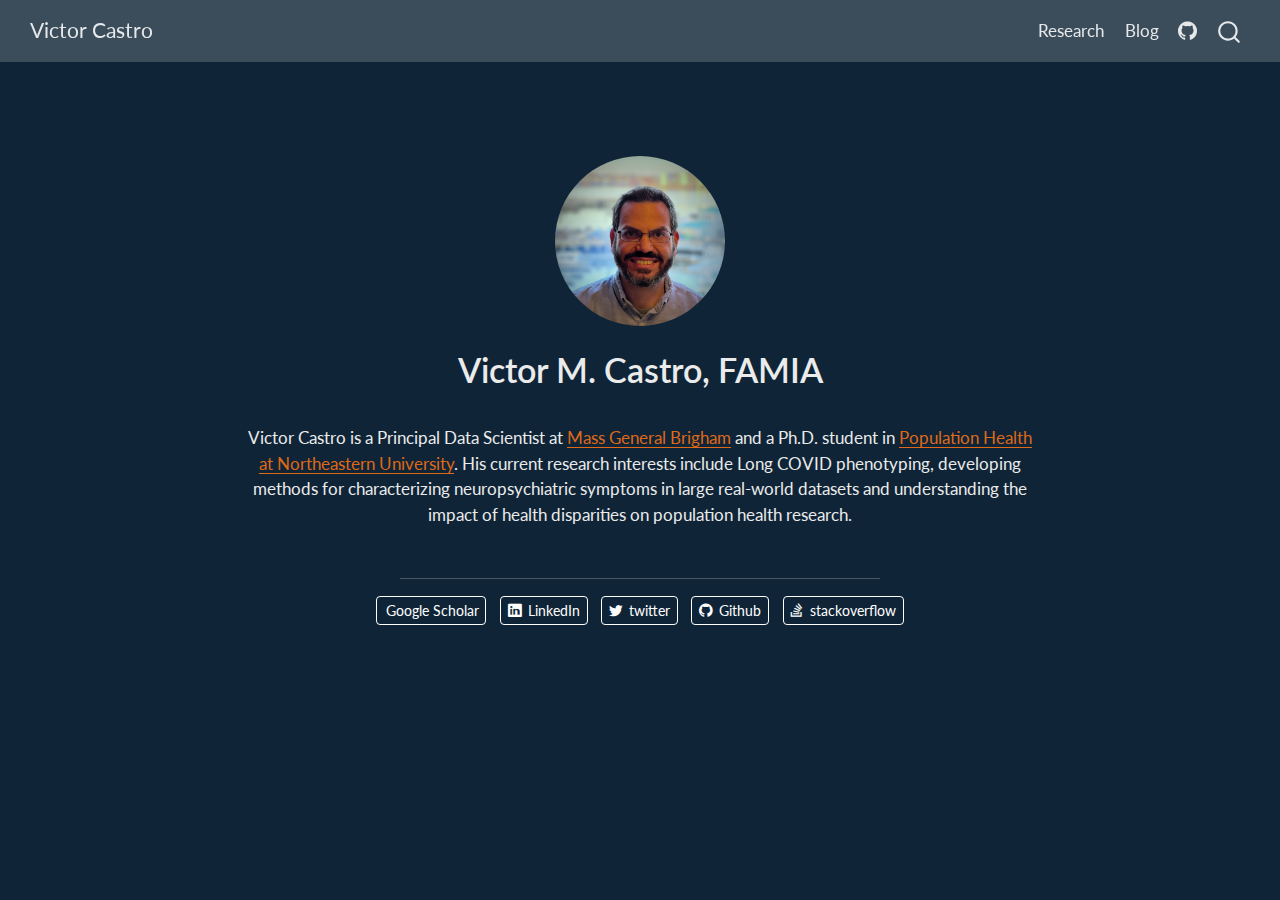
<file: index.html>
<!DOCTYPE html>
<html xmlns="http://www.w3.org/1999/xhtml" lang="en" xml:lang="en"><head>

<meta charset="utf-8">
<meta name="generator" content="quarto-1.6.43">

<meta name="viewport" content="width=device-width, initial-scale=1.0, user-scalable=yes">


<title>Victor M. Castro, FAMIA – Victor Castro</title>
<style>
code{white-space: pre-wrap;}
span.smallcaps{font-variant: small-caps;}
div.columns{display: flex; gap: min(4vw, 1.5em);}
div.column{flex: auto; overflow-x: auto;}
div.hanging-indent{margin-left: 1.5em; text-indent: -1.5em;}
ul.task-list{list-style: none;}
ul.task-list li input[type="checkbox"] {
  width: 0.8em;
  margin: 0 0.8em 0.2em -1em; /* quarto-specific, see https://github.com/quarto-dev/quarto-cli/issues/4556 */ 
  vertical-align: middle;
}
</style>


<script src="site_libs/quarto-nav/quarto-nav.js"></script>
<script src="site_libs/quarto-nav/headroom.min.js"></script>
<script src="site_libs/clipboard/clipboard.min.js"></script>
<script src="site_libs/quarto-search/autocomplete.umd.js"></script>
<script src="site_libs/quarto-search/fuse.min.js"></script>
<script src="site_libs/quarto-search/quarto-search.js"></script>
<meta name="quarto:offset" content="./">
<script src="site_libs/quarto-html/quarto.js"></script>
<script src="site_libs/quarto-html/popper.min.js"></script>
<script src="site_libs/quarto-html/tippy.umd.min.js"></script>
<link href="site_libs/quarto-html/tippy.css" rel="stylesheet">
<link href="site_libs/quarto-html/quarto-syntax-highlighting-dark-4379b0ccadffce622b03caf4c46266b3.css" rel="stylesheet" id="quarto-text-highlighting-styles">
<script src="site_libs/bootstrap/bootstrap.min.js"></script>
<link href="site_libs/bootstrap/bootstrap-icons.css" rel="stylesheet">
<link href="site_libs/bootstrap/bootstrap-563c31bb44bb81d4cbb195dccd466d9e.min.css" rel="stylesheet" append-hash="true" id="quarto-bootstrap" data-mode="dark">
<script id="quarto-search-options" type="application/json">{
  "location": "navbar",
  "copy-button": false,
  "collapse-after": 3,
  "panel-placement": "end",
  "type": "overlay",
  "limit": 50,
  "keyboard-shortcut": [
    "f",
    "/",
    "s"
  ],
  "show-item-context": false,
  "language": {
    "search-no-results-text": "No results",
    "search-matching-documents-text": "matching documents",
    "search-copy-link-title": "Copy link to search",
    "search-hide-matches-text": "Hide additional matches",
    "search-more-match-text": "more match in this document",
    "search-more-matches-text": "more matches in this document",
    "search-clear-button-title": "Clear",
    "search-text-placeholder": "",
    "search-detached-cancel-button-title": "Cancel",
    "search-submit-button-title": "Submit",
    "search-label": "Search"
  }
}</script>


<link rel="stylesheet" href="styles.css">
</head>

<body class="nav-fixed fullcontent">

<div id="quarto-search-results"></div>
  <header id="quarto-header" class="headroom fixed-top">
    <nav class="navbar navbar-expand-lg " data-bs-theme="dark">
      <div class="navbar-container container-fluid">
      <div class="navbar-brand-container mx-auto">
    <a class="navbar-brand" href="./index.html">
    <span class="navbar-title">Victor Castro</span>
    </a>
  </div>
            <div id="quarto-search" class="" title="Search"></div>
          <button class="navbar-toggler" type="button" data-bs-toggle="collapse" data-bs-target="#navbarCollapse" aria-controls="navbarCollapse" role="menu" aria-expanded="false" aria-label="Toggle navigation" onclick="if (window.quartoToggleHeadroom) { window.quartoToggleHeadroom(); }">
  <span class="navbar-toggler-icon"></span>
</button>
          <div class="collapse navbar-collapse" id="navbarCollapse">
            <ul class="navbar-nav navbar-nav-scroll ms-auto">
  <li class="nav-item">
    <a class="nav-link" href="./research.html"> 
<span class="menu-text">Research</span></a>
  </li>  
  <li class="nav-item">
    <a class="nav-link" href="./blog.html"> 
<span class="menu-text">Blog</span></a>
  </li>  
  <li class="nav-item compact">
    <a class="nav-link" href="https://github.com/vcastro"> <i class="bi bi-github" role="img">
</i> 
<span class="menu-text"></span></a>
  </li>  
</ul>
          </div> <!-- /navcollapse -->
            <div class="quarto-navbar-tools">
</div>
      </div> <!-- /container-fluid -->
    </nav>
</header>
<!-- content -->
<div id="quarto-content" class="quarto-container page-columns page-rows-contents page-layout-article page-navbar">
<!-- sidebar -->
<!-- margin-sidebar -->
    
<!-- main -->
<div class="quarto-about-jolla">
  <img src="profile.jpg" class="about-image
  round " style="height: 10em; width: 10em;">
 <header id="title-block-header" class="quarto-title-block default">
<div class="quarto-title">
<h1 class="title">Victor M. Castro, FAMIA</h1>
</div>
<div class="quarto-title-meta">
  </div>
</header><main class="content" id="quarto-document-content">
<p>Victor Castro is a Principal Data Scientist at <a href="https://massgeneralbrigham.org">Mass General Brigham</a> and a Ph.D.&nbsp;student in <a href="https://bouve.northeastern.edu/">Population Health at Northeastern University</a>. His current research interests include Long COVID phenotyping, developing methods for characterizing neuropsychiatric symptoms in large real-world datasets and understanding the impact of health disparities on population health research.</p>


</main> 
  <hr class="about-sep">
   <div class="about-links">
  <a href="https://scholar.google.com/citations?user=hC02ZnsAAAAJ" class="about-link" rel="" target="">
    <i class="bi bi-google-scholar"></i>
     <span class="about-link-text">Google Scholar</span>
  </a>
  <a href="https://www.linkedin.com/in/victormcastro/" class="about-link" rel="" target="">
    <i class="bi bi-linkedin"></i>
     <span class="about-link-text">LinkedIn</span>
  </a>
  <a href="https://twitter.com/healthdatavic/" class="about-link" rel="" target="">
    <i class="bi bi-twitter"></i>
     <span class="about-link-text">twitter</span>
  </a>
  <a href="https://github.com/vcastro/" class="about-link" rel="" target="">
    <i class="bi bi-github"></i>
     <span class="about-link-text">Github</span>
  </a>
  <a href="https://stackoverflow.com/users/1253726/victor-castro" class="about-link" rel="" target="">
    <i class="bi bi-stack-overflow"></i>
     <span class="about-link-text">stackoverflow</span>
  </a>
</div>
</div>
 <!-- /main -->
<script id="quarto-html-after-body" type="application/javascript">
window.document.addEventListener("DOMContentLoaded", function (event) {
  const toggleBodyColorMode = (bsSheetEl) => {
    const mode = bsSheetEl.getAttribute("data-mode");
    const bodyEl = window.document.querySelector("body");
    if (mode === "dark") {
      bodyEl.classList.add("quarto-dark");
      bodyEl.classList.remove("quarto-light");
    } else {
      bodyEl.classList.add("quarto-light");
      bodyEl.classList.remove("quarto-dark");
    }
  }
  const toggleBodyColorPrimary = () => {
    const bsSheetEl = window.document.querySelector("link#quarto-bootstrap");
    if (bsSheetEl) {
      toggleBodyColorMode(bsSheetEl);
    }
  }
  toggleBodyColorPrimary();  
  const isCodeAnnotation = (el) => {
    for (const clz of el.classList) {
      if (clz.startsWith('code-annotation-')) {                     
        return true;
      }
    }
    return false;
  }
  const onCopySuccess = function(e) {
    // button target
    const button = e.trigger;
    // don't keep focus
    button.blur();
    // flash "checked"
    button.classList.add('code-copy-button-checked');
    var currentTitle = button.getAttribute("title");
    button.setAttribute("title", "Copied!");
    let tooltip;
    if (window.bootstrap) {
      button.setAttribute("data-bs-toggle", "tooltip");
      button.setAttribute("data-bs-placement", "left");
      button.setAttribute("data-bs-title", "Copied!");
      tooltip = new bootstrap.Tooltip(button, 
        { trigger: "manual", 
          customClass: "code-copy-button-tooltip",
          offset: [0, -8]});
      tooltip.show();    
    }
    setTimeout(function() {
      if (tooltip) {
        tooltip.hide();
        button.removeAttribute("data-bs-title");
        button.removeAttribute("data-bs-toggle");
        button.removeAttribute("data-bs-placement");
      }
      button.setAttribute("title", currentTitle);
      button.classList.remove('code-copy-button-checked');
    }, 1000);
    // clear code selection
    e.clearSelection();
  }
  const getTextToCopy = function(trigger) {
      const codeEl = trigger.previousElementSibling.cloneNode(true);
      for (const childEl of codeEl.children) {
        if (isCodeAnnotation(childEl)) {
          childEl.remove();
        }
      }
      return codeEl.innerText;
  }
  const clipboard = new window.ClipboardJS('.code-copy-button:not([data-in-quarto-modal])', {
    text: getTextToCopy
  });
  clipboard.on('success', onCopySuccess);
  if (window.document.getElementById('quarto-embedded-source-code-modal')) {
    const clipboardModal = new window.ClipboardJS('.code-copy-button[data-in-quarto-modal]', {
      text: getTextToCopy,
      container: window.document.getElementById('quarto-embedded-source-code-modal')
    });
    clipboardModal.on('success', onCopySuccess);
  }
    var localhostRegex = new RegExp(/^(?:http|https):\/\/localhost\:?[0-9]*\//);
    var mailtoRegex = new RegExp(/^mailto:/);
      var filterRegex = new RegExp("https:\/\/vcastro\.github\.io\/");
    var isInternal = (href) => {
        return filterRegex.test(href) || localhostRegex.test(href) || mailtoRegex.test(href);
    }
    // Inspect non-navigation links and adorn them if external
 	var links = window.document.querySelectorAll('a[href]:not(.nav-link):not(.navbar-brand):not(.toc-action):not(.sidebar-link):not(.sidebar-item-toggle):not(.pagination-link):not(.no-external):not([aria-hidden]):not(.dropdown-item):not(.quarto-navigation-tool):not(.about-link)');
    for (var i=0; i<links.length; i++) {
      const link = links[i];
      if (!isInternal(link.href)) {
        // undo the damage that might have been done by quarto-nav.js in the case of
        // links that we want to consider external
        if (link.dataset.originalHref !== undefined) {
          link.href = link.dataset.originalHref;
        }
      }
    }
  function tippyHover(el, contentFn, onTriggerFn, onUntriggerFn) {
    const config = {
      allowHTML: true,
      maxWidth: 500,
      delay: 100,
      arrow: false,
      appendTo: function(el) {
          return el.parentElement;
      },
      interactive: true,
      interactiveBorder: 10,
      theme: 'quarto',
      placement: 'bottom-start',
    };
    if (contentFn) {
      config.content = contentFn;
    }
    if (onTriggerFn) {
      config.onTrigger = onTriggerFn;
    }
    if (onUntriggerFn) {
      config.onUntrigger = onUntriggerFn;
    }
    window.tippy(el, config); 
  }
  const noterefs = window.document.querySelectorAll('a[role="doc-noteref"]');
  for (var i=0; i<noterefs.length; i++) {
    const ref = noterefs[i];
    tippyHover(ref, function() {
      // use id or data attribute instead here
      let href = ref.getAttribute('data-footnote-href') || ref.getAttribute('href');
      try { href = new URL(href).hash; } catch {}
      const id = href.replace(/^#\/?/, "");
      const note = window.document.getElementById(id);
      if (note) {
        return note.innerHTML;
      } else {
        return "";
      }
    });
  }
  const xrefs = window.document.querySelectorAll('a.quarto-xref');
  const processXRef = (id, note) => {
    // Strip column container classes
    const stripColumnClz = (el) => {
      el.classList.remove("page-full", "page-columns");
      if (el.children) {
        for (const child of el.children) {
          stripColumnClz(child);
        }
      }
    }
    stripColumnClz(note)
    if (id === null || id.startsWith('sec-')) {
      // Special case sections, only their first couple elements
      const container = document.createElement("div");
      if (note.children && note.children.length > 2) {
        container.appendChild(note.children[0].cloneNode(true));
        for (let i = 1; i < note.children.length; i++) {
          const child = note.children[i];
          if (child.tagName === "P" && child.innerText === "") {
            continue;
          } else {
            container.appendChild(child.cloneNode(true));
            break;
          }
        }
        if (window.Quarto?.typesetMath) {
          window.Quarto.typesetMath(container);
        }
        return container.innerHTML
      } else {
        if (window.Quarto?.typesetMath) {
          window.Quarto.typesetMath(note);
        }
        return note.innerHTML;
      }
    } else {
      // Remove any anchor links if they are present
      const anchorLink = note.querySelector('a.anchorjs-link');
      if (anchorLink) {
        anchorLink.remove();
      }
      if (window.Quarto?.typesetMath) {
        window.Quarto.typesetMath(note);
      }
      if (note.classList.contains("callout")) {
        return note.outerHTML;
      } else {
        return note.innerHTML;
      }
    }
  }
  for (var i=0; i<xrefs.length; i++) {
    const xref = xrefs[i];
    tippyHover(xref, undefined, function(instance) {
      instance.disable();
      let url = xref.getAttribute('href');
      let hash = undefined; 
      if (url.startsWith('#')) {
        hash = url;
      } else {
        try { hash = new URL(url).hash; } catch {}
      }
      if (hash) {
        const id = hash.replace(/^#\/?/, "");
        const note = window.document.getElementById(id);
        if (note !== null) {
          try {
            const html = processXRef(id, note.cloneNode(true));
            instance.setContent(html);
          } finally {
            instance.enable();
            instance.show();
          }
        } else {
          // See if we can fetch this
          fetch(url.split('#')[0])
          .then(res => res.text())
          .then(html => {
            const parser = new DOMParser();
            const htmlDoc = parser.parseFromString(html, "text/html");
            const note = htmlDoc.getElementById(id);
            if (note !== null) {
              const html = processXRef(id, note);
              instance.setContent(html);
            } 
          }).finally(() => {
            instance.enable();
            instance.show();
          });
        }
      } else {
        // See if we can fetch a full url (with no hash to target)
        // This is a special case and we should probably do some content thinning / targeting
        fetch(url)
        .then(res => res.text())
        .then(html => {
          const parser = new DOMParser();
          const htmlDoc = parser.parseFromString(html, "text/html");
          const note = htmlDoc.querySelector('main.content');
          if (note !== null) {
            // This should only happen for chapter cross references
            // (since there is no id in the URL)
            // remove the first header
            if (note.children.length > 0 && note.children[0].tagName === "HEADER") {
              note.children[0].remove();
            }
            const html = processXRef(null, note);
            instance.setContent(html);
          } 
        }).finally(() => {
          instance.enable();
          instance.show();
        });
      }
    }, function(instance) {
    });
  }
      let selectedAnnoteEl;
      const selectorForAnnotation = ( cell, annotation) => {
        let cellAttr = 'data-code-cell="' + cell + '"';
        let lineAttr = 'data-code-annotation="' +  annotation + '"';
        const selector = 'span[' + cellAttr + '][' + lineAttr + ']';
        return selector;
      }
      const selectCodeLines = (annoteEl) => {
        const doc = window.document;
        const targetCell = annoteEl.getAttribute("data-target-cell");
        const targetAnnotation = annoteEl.getAttribute("data-target-annotation");
        const annoteSpan = window.document.querySelector(selectorForAnnotation(targetCell, targetAnnotation));
        const lines = annoteSpan.getAttribute("data-code-lines").split(",");
        const lineIds = lines.map((line) => {
          return targetCell + "-" + line;
        })
        let top = null;
        let height = null;
        let parent = null;
        if (lineIds.length > 0) {
            //compute the position of the single el (top and bottom and make a div)
            const el = window.document.getElementById(lineIds[0]);
            top = el.offsetTop;
            height = el.offsetHeight;
            parent = el.parentElement.parentElement;
          if (lineIds.length > 1) {
            const lastEl = window.document.getElementById(lineIds[lineIds.length - 1]);
            const bottom = lastEl.offsetTop + lastEl.offsetHeight;
            height = bottom - top;
          }
          if (top !== null && height !== null && parent !== null) {
            // cook up a div (if necessary) and position it 
            let div = window.document.getElementById("code-annotation-line-highlight");
            if (div === null) {
              div = window.document.createElement("div");
              div.setAttribute("id", "code-annotation-line-highlight");
              div.style.position = 'absolute';
              parent.appendChild(div);
            }
            div.style.top = top - 2 + "px";
            div.style.height = height + 4 + "px";
            div.style.left = 0;
            let gutterDiv = window.document.getElementById("code-annotation-line-highlight-gutter");
            if (gutterDiv === null) {
              gutterDiv = window.document.createElement("div");
              gutterDiv.setAttribute("id", "code-annotation-line-highlight-gutter");
              gutterDiv.style.position = 'absolute';
              const codeCell = window.document.getElementById(targetCell);
              const gutter = codeCell.querySelector('.code-annotation-gutter');
              gutter.appendChild(gutterDiv);
            }
            gutterDiv.style.top = top - 2 + "px";
            gutterDiv.style.height = height + 4 + "px";
          }
          selectedAnnoteEl = annoteEl;
        }
      };
      const unselectCodeLines = () => {
        const elementsIds = ["code-annotation-line-highlight", "code-annotation-line-highlight-gutter"];
        elementsIds.forEach((elId) => {
          const div = window.document.getElementById(elId);
          if (div) {
            div.remove();
          }
        });
        selectedAnnoteEl = undefined;
      };
        // Handle positioning of the toggle
    window.addEventListener(
      "resize",
      throttle(() => {
        elRect = undefined;
        if (selectedAnnoteEl) {
          selectCodeLines(selectedAnnoteEl);
        }
      }, 10)
    );
    function throttle(fn, ms) {
    let throttle = false;
    let timer;
      return (...args) => {
        if(!throttle) { // first call gets through
            fn.apply(this, args);
            throttle = true;
        } else { // all the others get throttled
            if(timer) clearTimeout(timer); // cancel #2
            timer = setTimeout(() => {
              fn.apply(this, args);
              timer = throttle = false;
            }, ms);
        }
      };
    }
      // Attach click handler to the DT
      const annoteDls = window.document.querySelectorAll('dt[data-target-cell]');
      for (const annoteDlNode of annoteDls) {
        annoteDlNode.addEventListener('click', (event) => {
          const clickedEl = event.target;
          if (clickedEl !== selectedAnnoteEl) {
            unselectCodeLines();
            const activeEl = window.document.querySelector('dt[data-target-cell].code-annotation-active');
            if (activeEl) {
              activeEl.classList.remove('code-annotation-active');
            }
            selectCodeLines(clickedEl);
            clickedEl.classList.add('code-annotation-active');
          } else {
            // Unselect the line
            unselectCodeLines();
            clickedEl.classList.remove('code-annotation-active');
          }
        });
      }
  const findCites = (el) => {
    const parentEl = el.parentElement;
    if (parentEl) {
      const cites = parentEl.dataset.cites;
      if (cites) {
        return {
          el,
          cites: cites.split(' ')
        };
      } else {
        return findCites(el.parentElement)
      }
    } else {
      return undefined;
    }
  };
  var bibliorefs = window.document.querySelectorAll('a[role="doc-biblioref"]');
  for (var i=0; i<bibliorefs.length; i++) {
    const ref = bibliorefs[i];
    const citeInfo = findCites(ref);
    if (citeInfo) {
      tippyHover(citeInfo.el, function() {
        var popup = window.document.createElement('div');
        citeInfo.cites.forEach(function(cite) {
          var citeDiv = window.document.createElement('div');
          citeDiv.classList.add('hanging-indent');
          citeDiv.classList.add('csl-entry');
          var biblioDiv = window.document.getElementById('ref-' + cite);
          if (biblioDiv) {
            citeDiv.innerHTML = biblioDiv.innerHTML;
          }
          popup.appendChild(citeDiv);
        });
        return popup.innerHTML;
      });
    }
  }
});
</script>
</div> <!-- /content -->




</body></html>
</file>
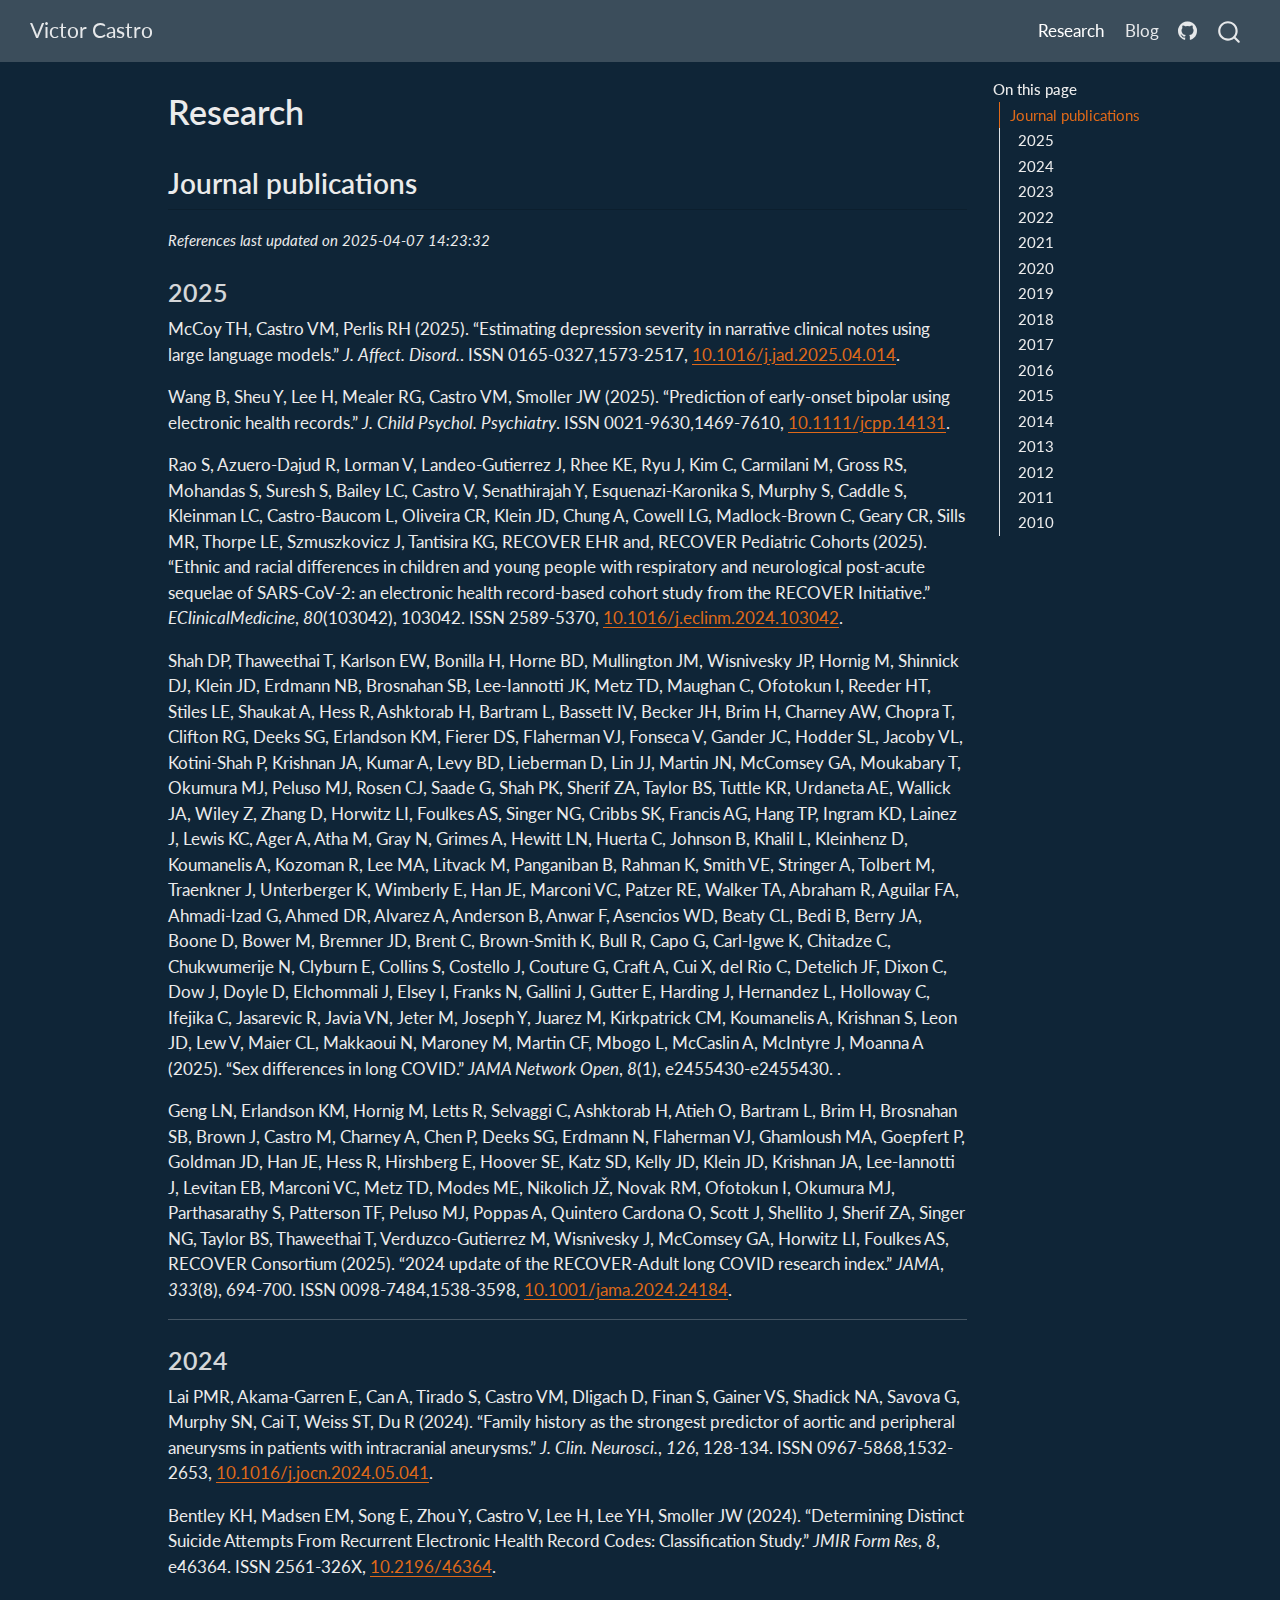
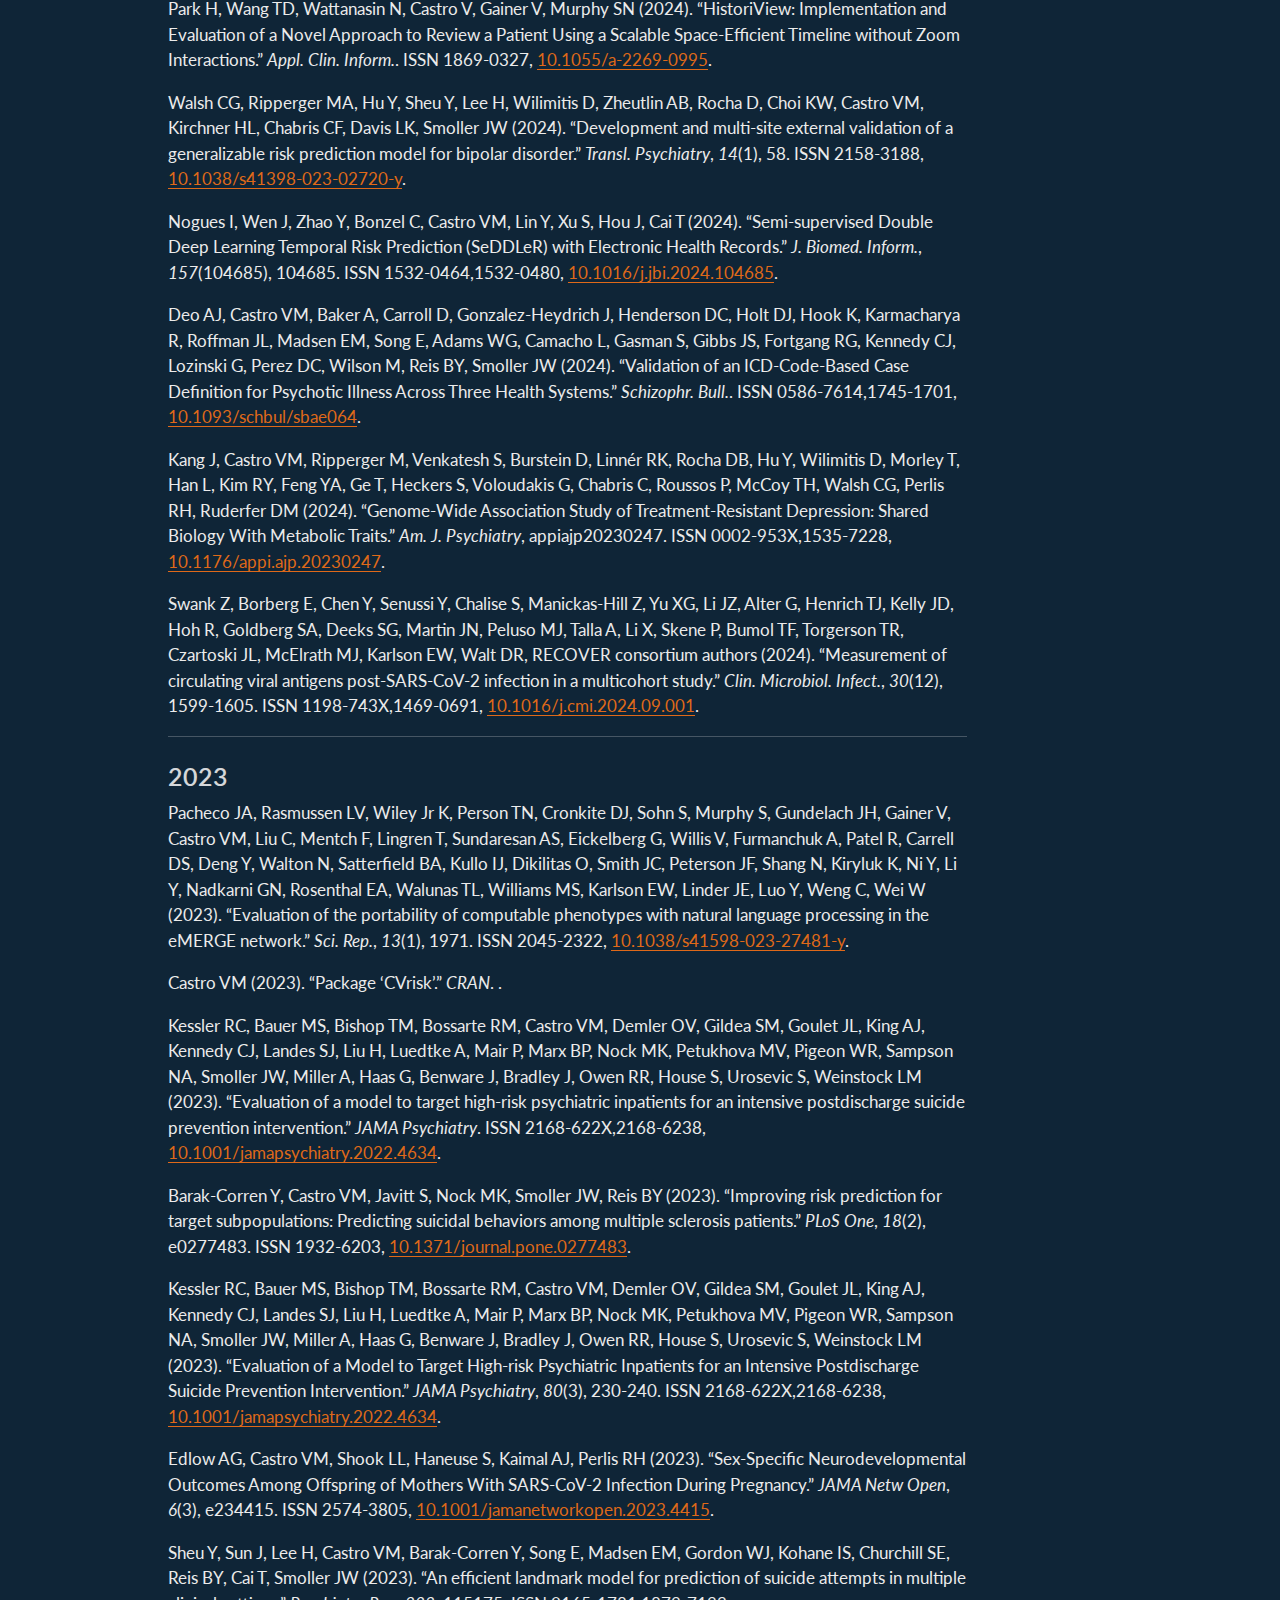
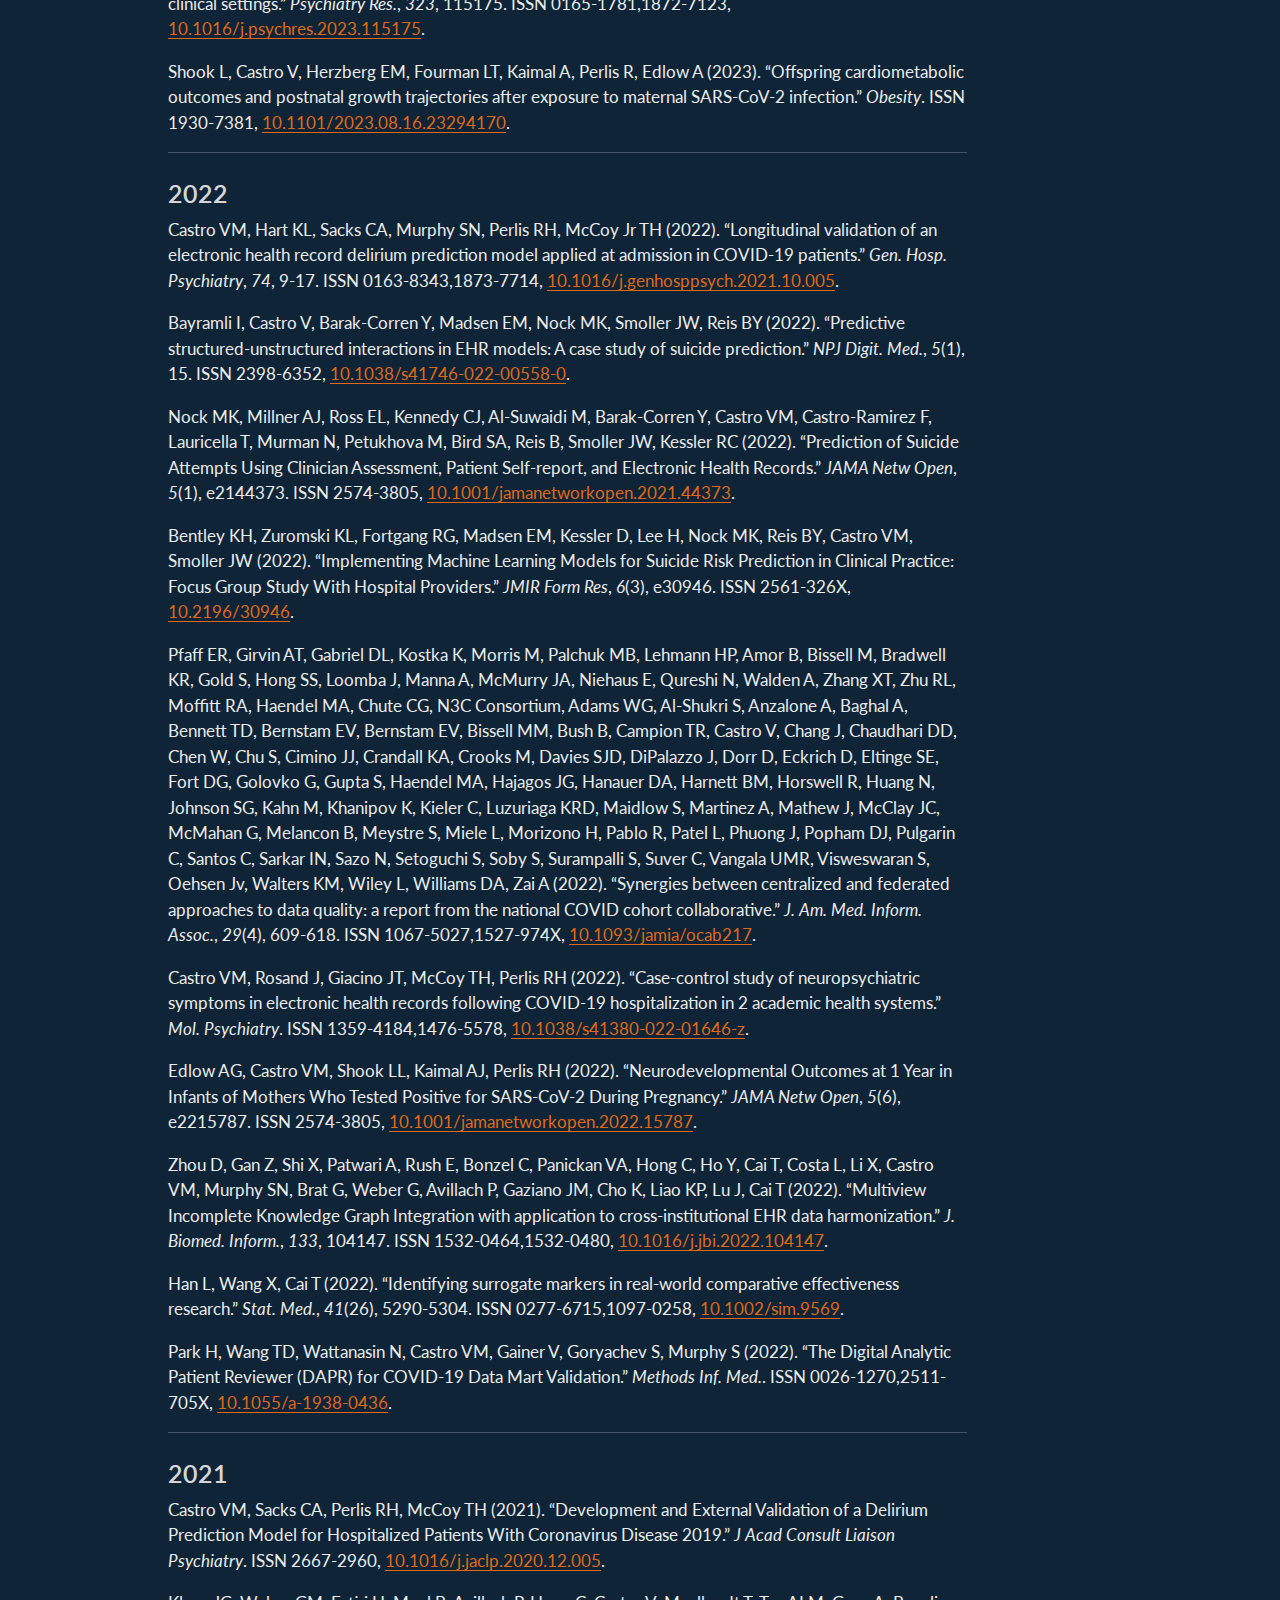
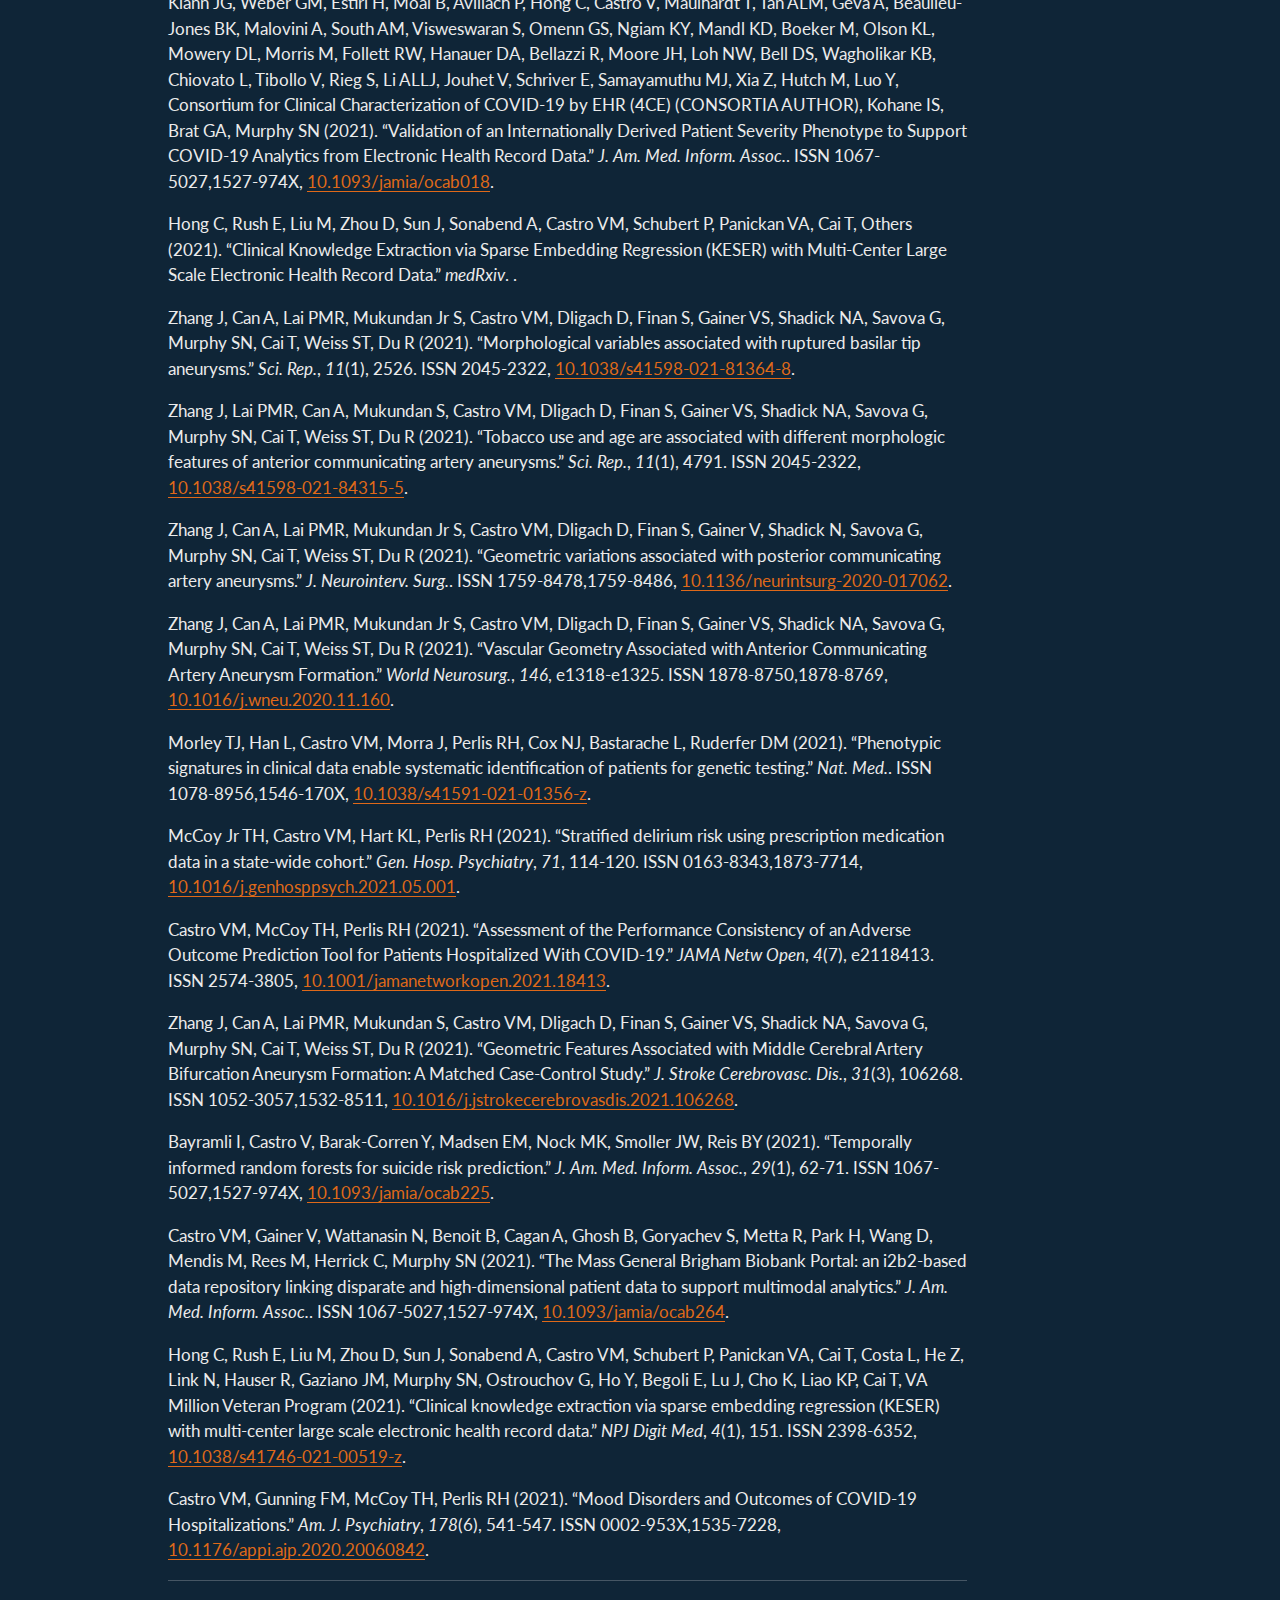
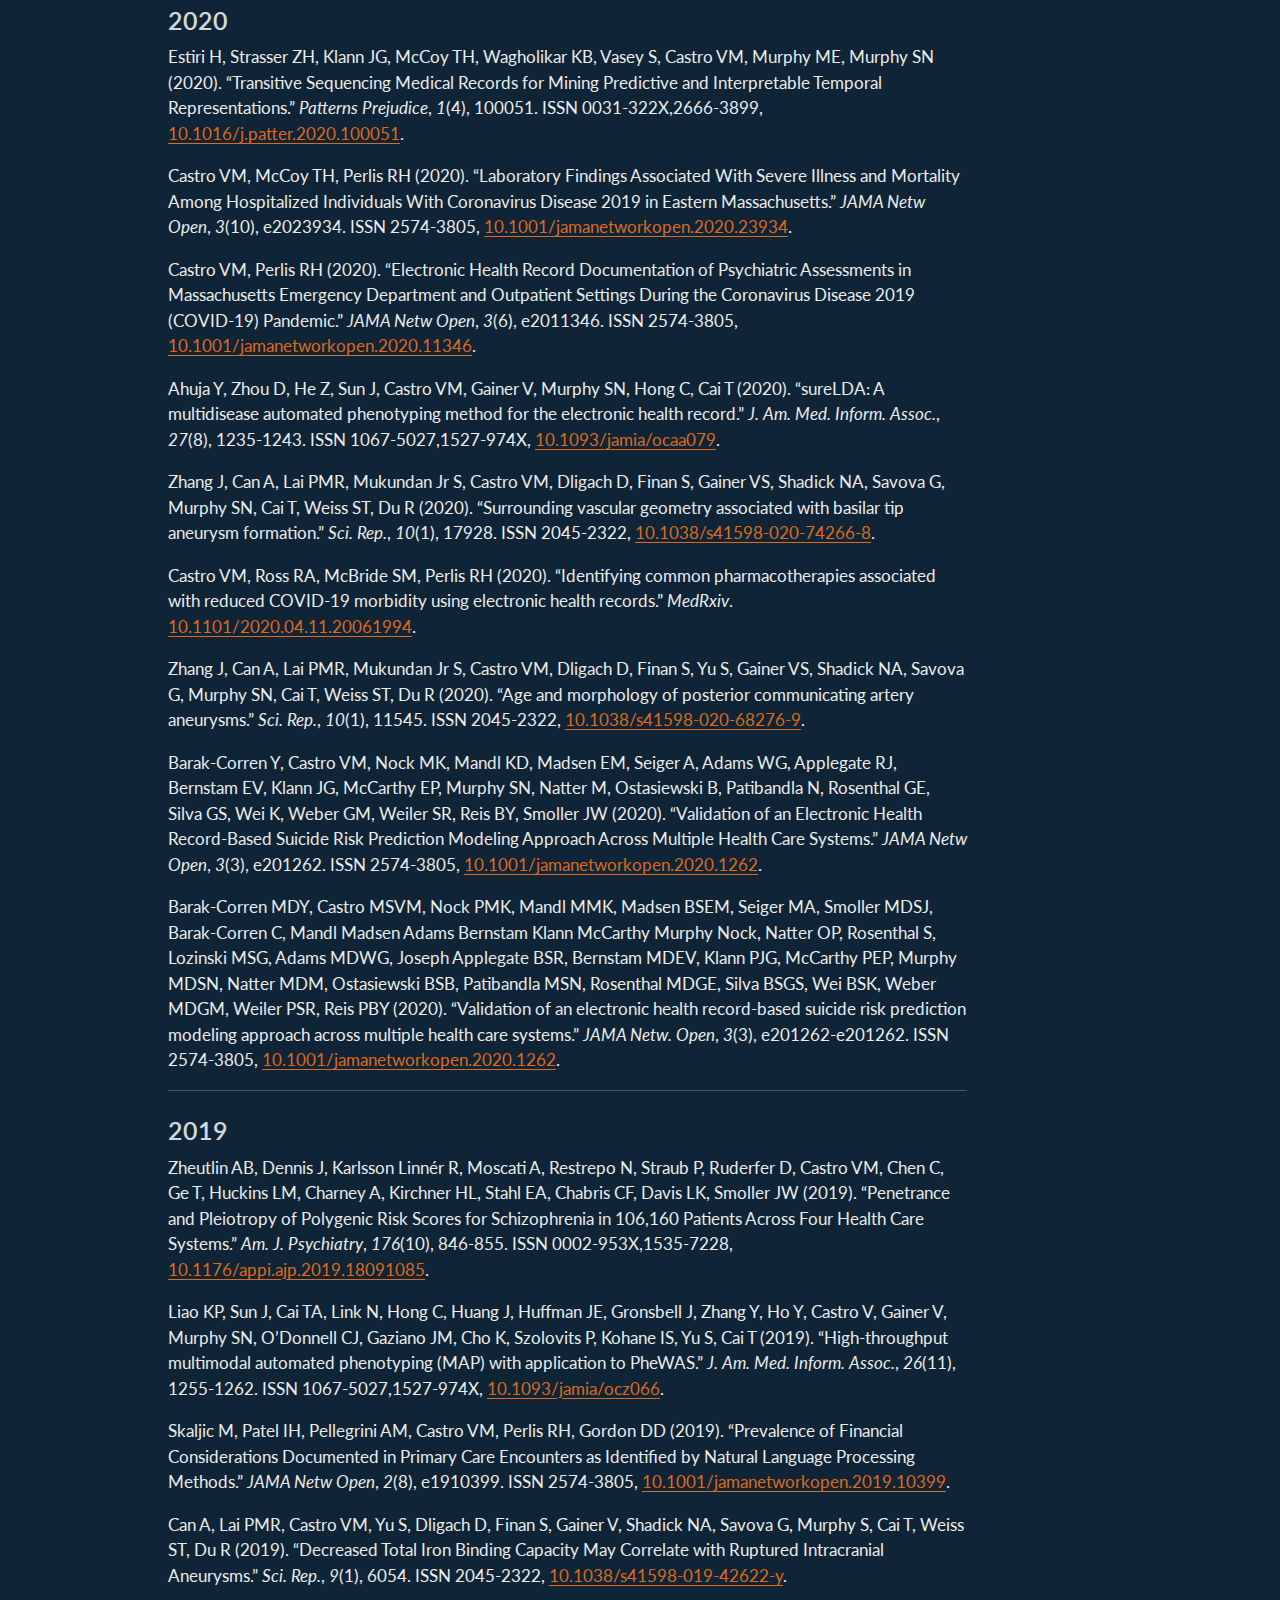
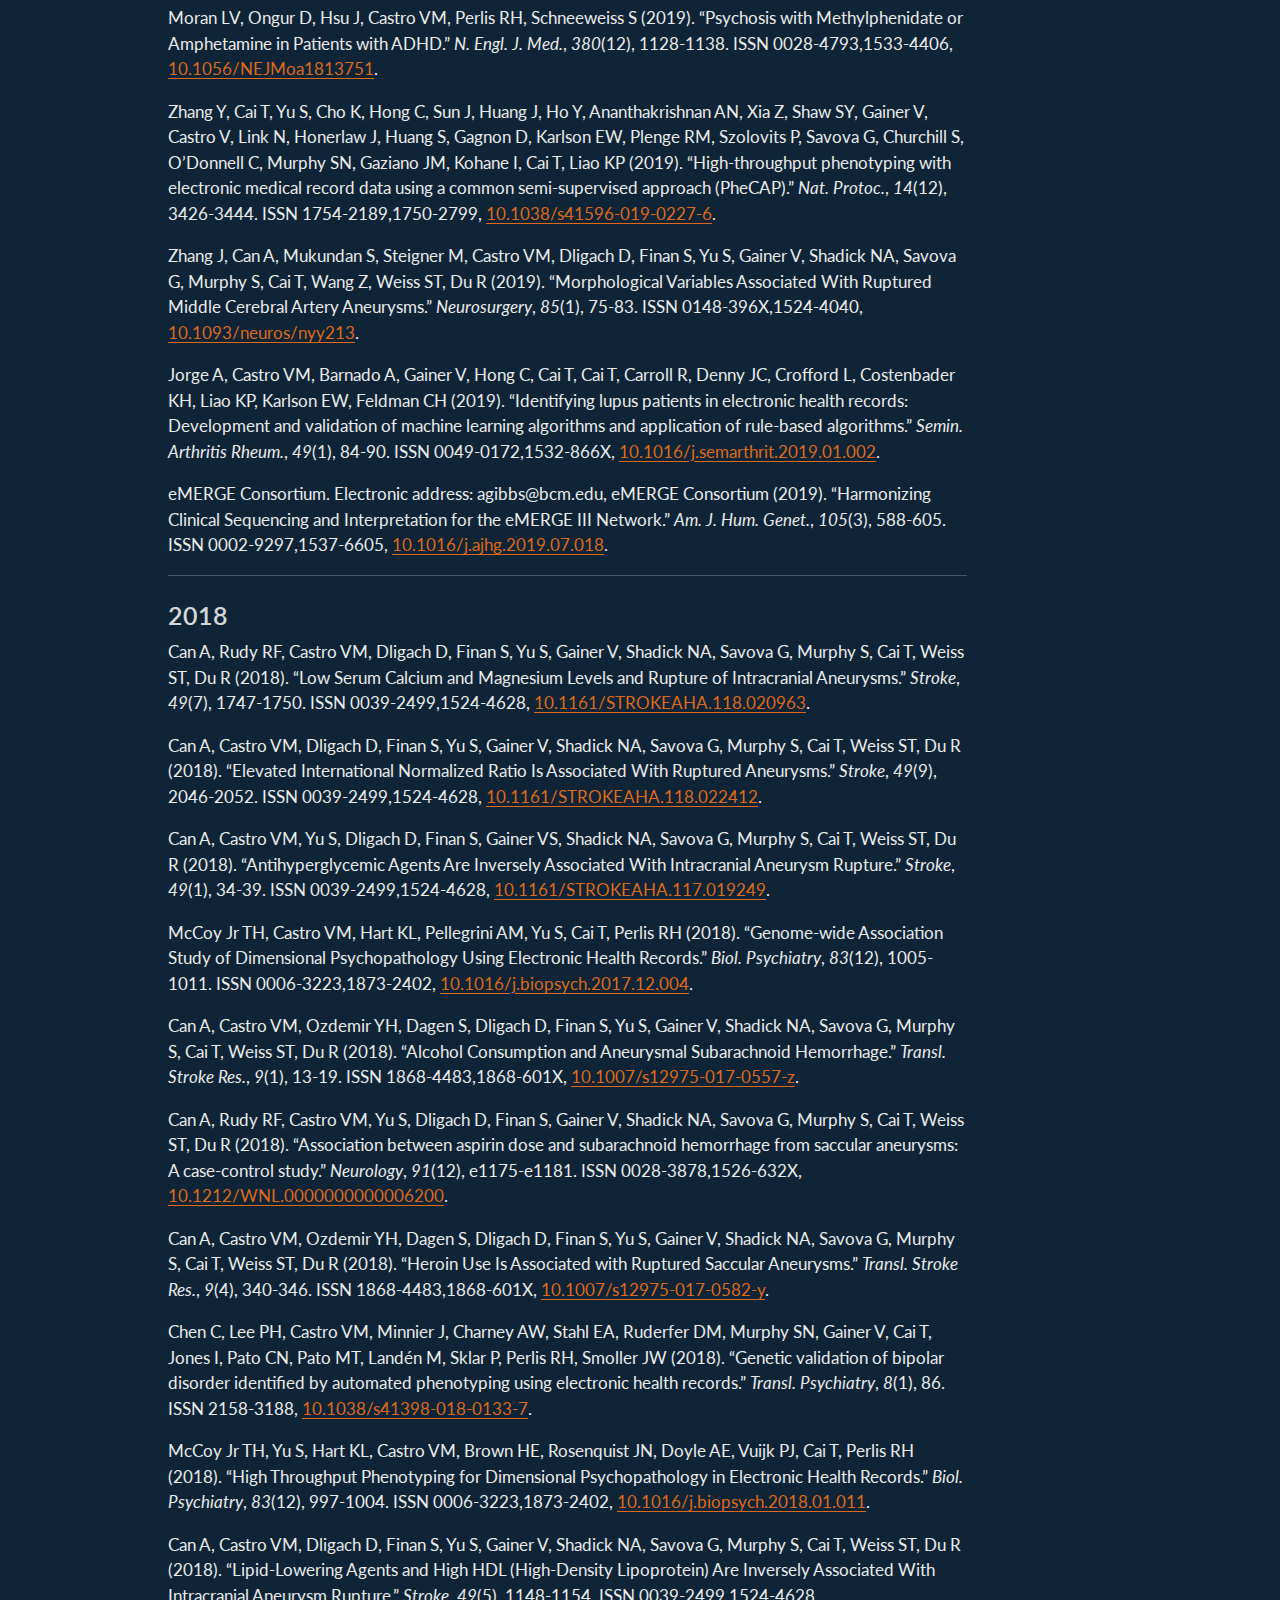
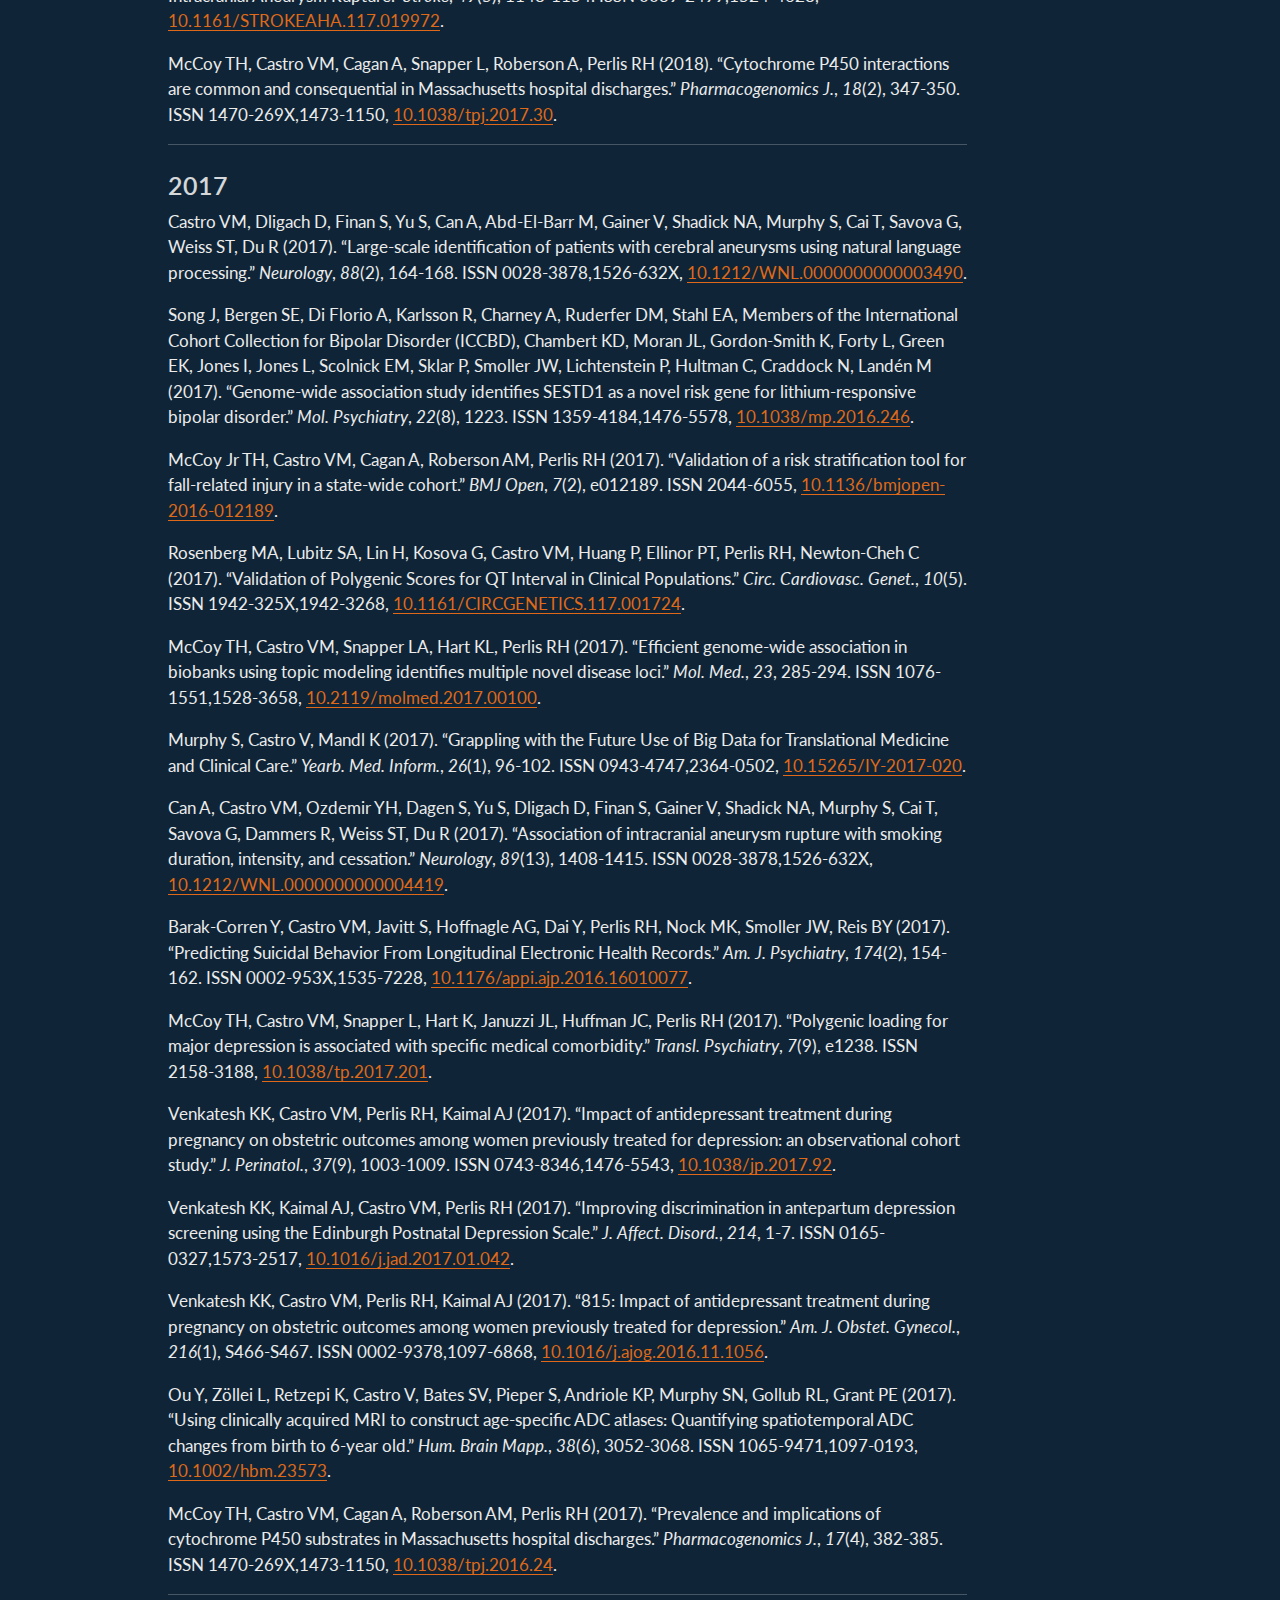
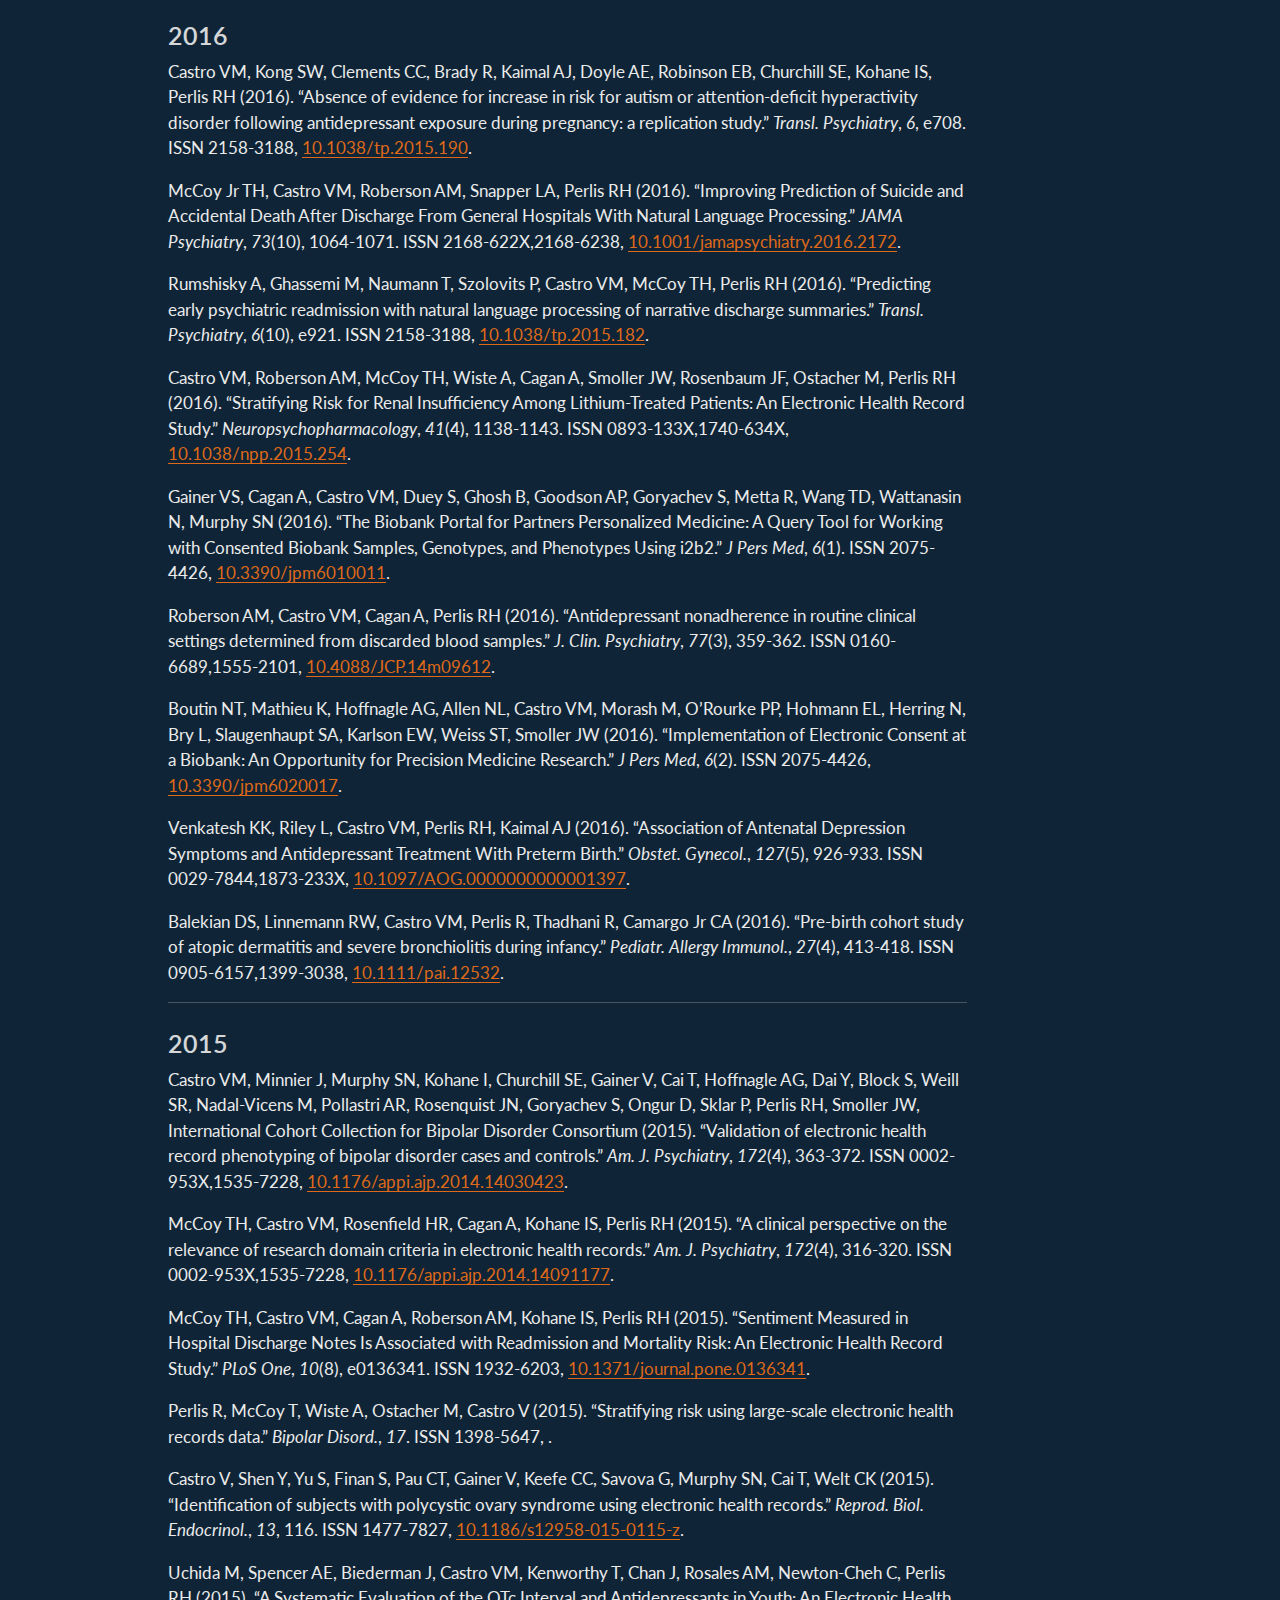
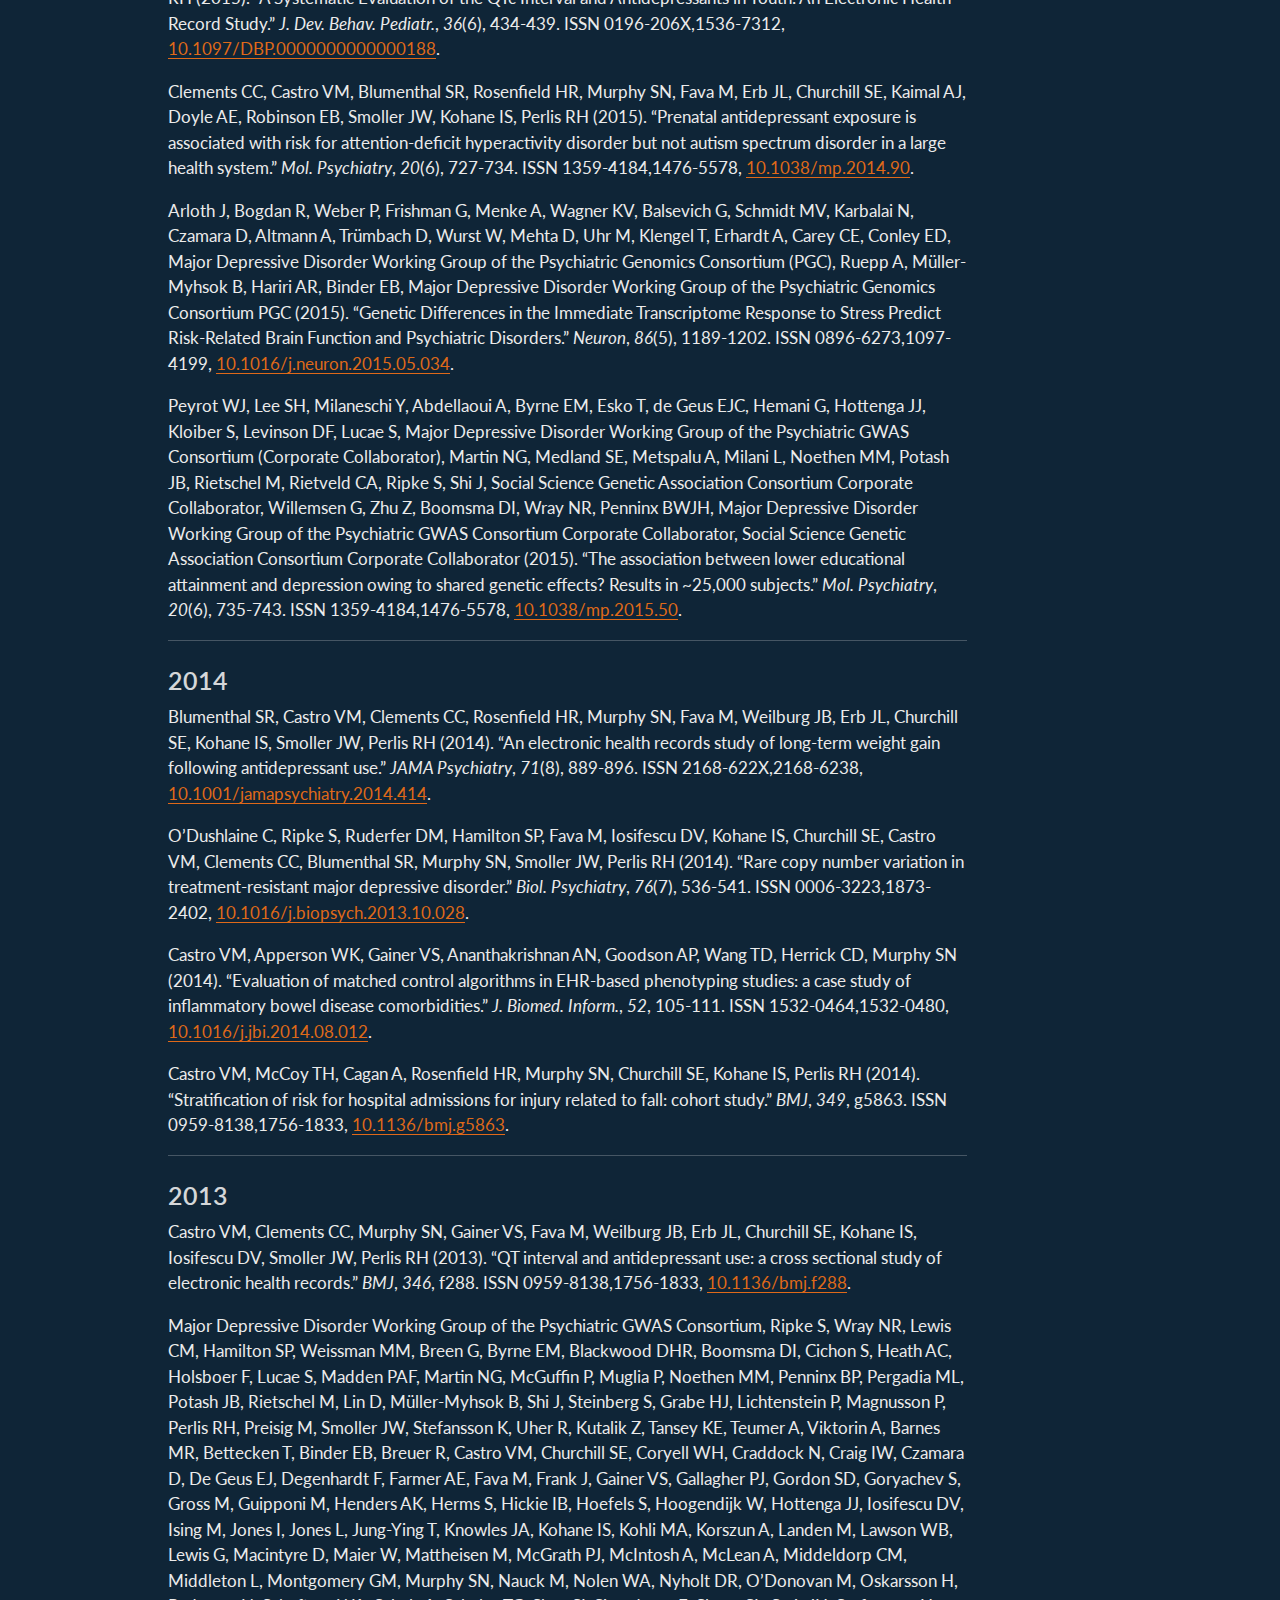
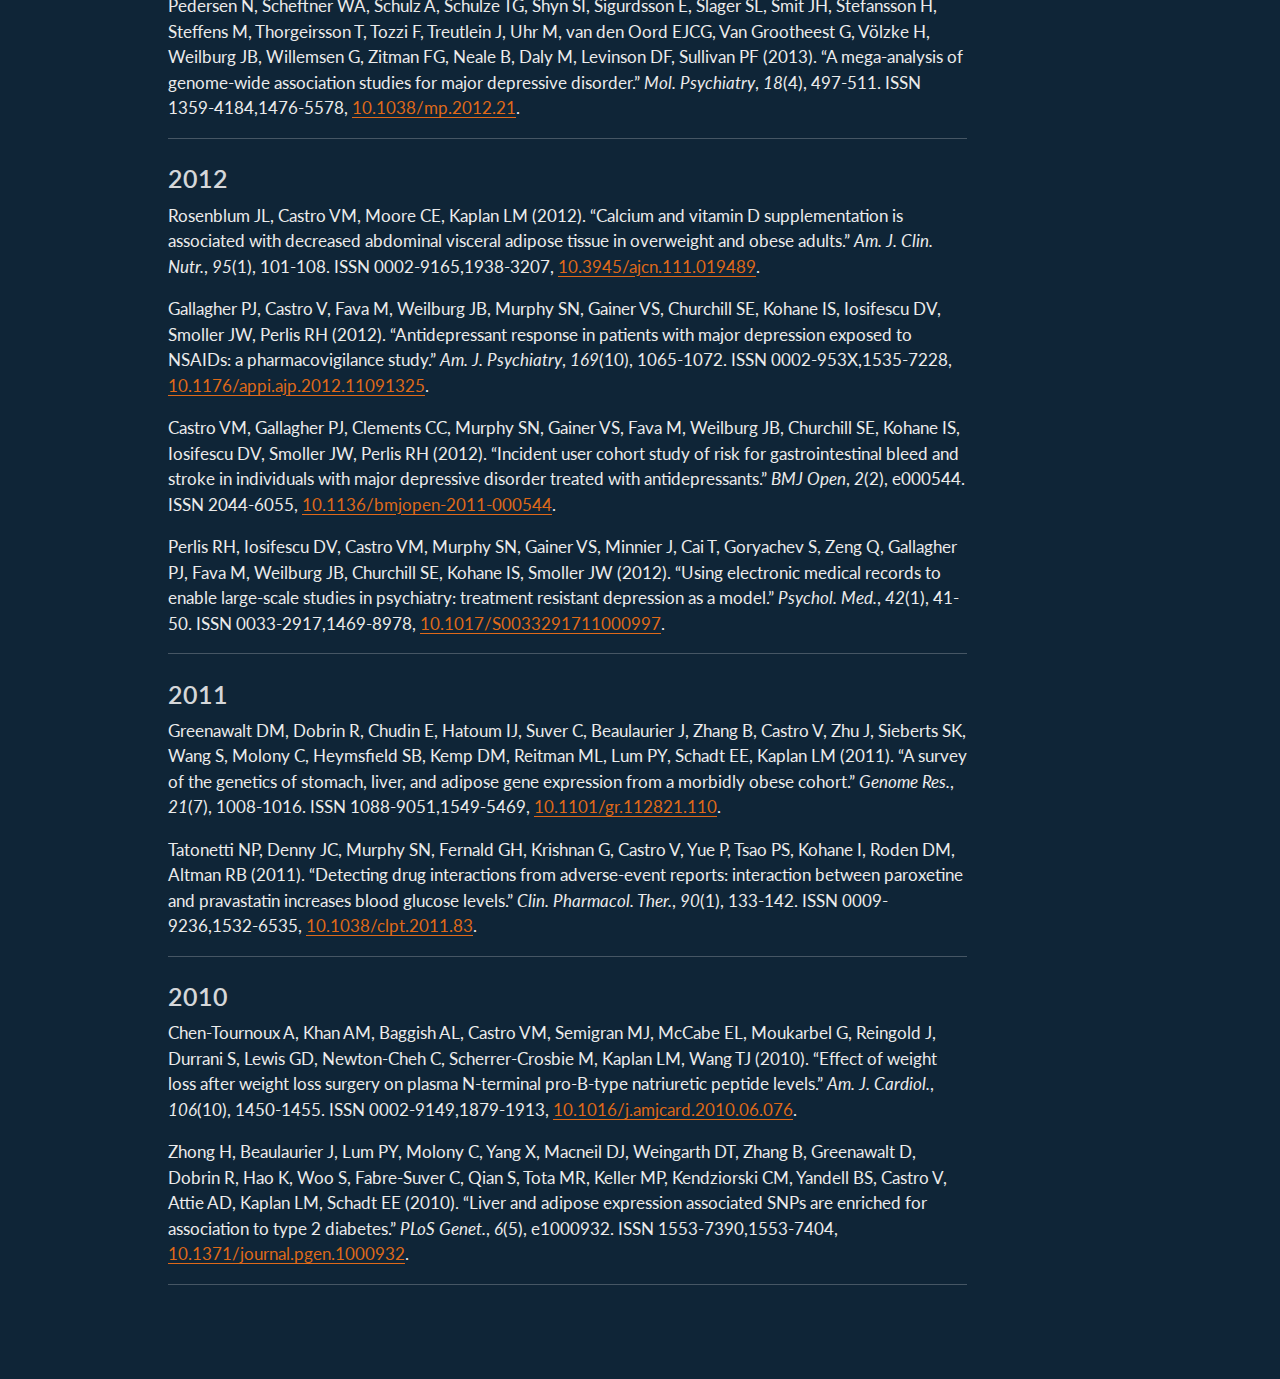
<file: research.html>
<!DOCTYPE html>
<html xmlns="http://www.w3.org/1999/xhtml" lang="en" xml:lang="en"><head>

<meta charset="utf-8">
<meta name="generator" content="quarto-1.6.43">

<meta name="viewport" content="width=device-width, initial-scale=1.0, user-scalable=yes">


<title>Research – Victor Castro</title>
<style>
code{white-space: pre-wrap;}
span.smallcaps{font-variant: small-caps;}
div.columns{display: flex; gap: min(4vw, 1.5em);}
div.column{flex: auto; overflow-x: auto;}
div.hanging-indent{margin-left: 1.5em; text-indent: -1.5em;}
ul.task-list{list-style: none;}
ul.task-list li input[type="checkbox"] {
  width: 0.8em;
  margin: 0 0.8em 0.2em -1em; /* quarto-specific, see https://github.com/quarto-dev/quarto-cli/issues/4556 */ 
  vertical-align: middle;
}
</style>


<script src="site_libs/quarto-nav/quarto-nav.js"></script>
<script src="site_libs/quarto-nav/headroom.min.js"></script>
<script src="site_libs/clipboard/clipboard.min.js"></script>
<script src="site_libs/quarto-search/autocomplete.umd.js"></script>
<script src="site_libs/quarto-search/fuse.min.js"></script>
<script src="site_libs/quarto-search/quarto-search.js"></script>
<meta name="quarto:offset" content="./">
<script src="site_libs/quarto-html/quarto.js"></script>
<script src="site_libs/quarto-html/popper.min.js"></script>
<script src="site_libs/quarto-html/tippy.umd.min.js"></script>
<script src="site_libs/quarto-html/anchor.min.js"></script>
<link href="site_libs/quarto-html/tippy.css" rel="stylesheet">
<link href="site_libs/quarto-html/quarto-syntax-highlighting-dark-4379b0ccadffce622b03caf4c46266b3.css" rel="stylesheet" id="quarto-text-highlighting-styles">
<script src="site_libs/bootstrap/bootstrap.min.js"></script>
<link href="site_libs/bootstrap/bootstrap-icons.css" rel="stylesheet">
<link href="site_libs/bootstrap/bootstrap-563c31bb44bb81d4cbb195dccd466d9e.min.css" rel="stylesheet" append-hash="true" id="quarto-bootstrap" data-mode="dark">
<script id="quarto-search-options" type="application/json">{
  "location": "navbar",
  "copy-button": false,
  "collapse-after": 3,
  "panel-placement": "end",
  "type": "overlay",
  "limit": 50,
  "keyboard-shortcut": [
    "f",
    "/",
    "s"
  ],
  "show-item-context": false,
  "language": {
    "search-no-results-text": "No results",
    "search-matching-documents-text": "matching documents",
    "search-copy-link-title": "Copy link to search",
    "search-hide-matches-text": "Hide additional matches",
    "search-more-match-text": "more match in this document",
    "search-more-matches-text": "more matches in this document",
    "search-clear-button-title": "Clear",
    "search-text-placeholder": "",
    "search-detached-cancel-button-title": "Cancel",
    "search-submit-button-title": "Submit",
    "search-label": "Search"
  }
}</script>


<link rel="stylesheet" href="styles.css">
</head>

<body class="nav-fixed">

<div id="quarto-search-results"></div>
  <header id="quarto-header" class="headroom fixed-top">
    <nav class="navbar navbar-expand-lg " data-bs-theme="dark">
      <div class="navbar-container container-fluid">
      <div class="navbar-brand-container mx-auto">
    <a class="navbar-brand" href="./index.html">
    <span class="navbar-title">Victor Castro</span>
    </a>
  </div>
            <div id="quarto-search" class="" title="Search"></div>
          <button class="navbar-toggler" type="button" data-bs-toggle="collapse" data-bs-target="#navbarCollapse" aria-controls="navbarCollapse" role="menu" aria-expanded="false" aria-label="Toggle navigation" onclick="if (window.quartoToggleHeadroom) { window.quartoToggleHeadroom(); }">
  <span class="navbar-toggler-icon"></span>
</button>
          <div class="collapse navbar-collapse" id="navbarCollapse">
            <ul class="navbar-nav navbar-nav-scroll ms-auto">
  <li class="nav-item">
    <a class="nav-link active" href="./research.html" aria-current="page"> 
<span class="menu-text">Research</span></a>
  </li>  
  <li class="nav-item">
    <a class="nav-link" href="./blog.html"> 
<span class="menu-text">Blog</span></a>
  </li>  
  <li class="nav-item compact">
    <a class="nav-link" href="https://github.com/vcastro"> <i class="bi bi-github" role="img">
</i> 
<span class="menu-text"></span></a>
  </li>  
</ul>
          </div> <!-- /navcollapse -->
            <div class="quarto-navbar-tools">
</div>
      </div> <!-- /container-fluid -->
    </nav>
</header>
<!-- content -->
<div id="quarto-content" class="quarto-container page-columns page-rows-contents page-layout-article page-navbar">
<!-- sidebar -->
<!-- margin-sidebar -->
    <div id="quarto-margin-sidebar" class="sidebar margin-sidebar">
        <nav id="TOC" role="doc-toc" class="toc-active">
    <h2 id="toc-title">On this page</h2>
   
  <ul>
  <li><a href="#journal-publications" id="toc-journal-publications" class="nav-link active" data-scroll-target="#journal-publications">Journal publications</a>
  <ul class="collapse">
  <li><a href="#published-2025" id="toc-published-2025" class="nav-link" data-scroll-target="#published-2025">2025</a></li>
  <li><a href="#published-2024" id="toc-published-2024" class="nav-link" data-scroll-target="#published-2024">2024</a></li>
  <li><a href="#published-2023" id="toc-published-2023" class="nav-link" data-scroll-target="#published-2023">2023</a></li>
  <li><a href="#published-2022" id="toc-published-2022" class="nav-link" data-scroll-target="#published-2022">2022</a></li>
  <li><a href="#published-2021" id="toc-published-2021" class="nav-link" data-scroll-target="#published-2021">2021</a></li>
  <li><a href="#published-2020" id="toc-published-2020" class="nav-link" data-scroll-target="#published-2020">2020</a></li>
  <li><a href="#published-2019" id="toc-published-2019" class="nav-link" data-scroll-target="#published-2019">2019</a></li>
  <li><a href="#published-2018" id="toc-published-2018" class="nav-link" data-scroll-target="#published-2018">2018</a></li>
  <li><a href="#published-2017" id="toc-published-2017" class="nav-link" data-scroll-target="#published-2017">2017</a></li>
  <li><a href="#published-2016" id="toc-published-2016" class="nav-link" data-scroll-target="#published-2016">2016</a></li>
  <li><a href="#published-2015" id="toc-published-2015" class="nav-link" data-scroll-target="#published-2015">2015</a></li>
  <li><a href="#published-2014" id="toc-published-2014" class="nav-link" data-scroll-target="#published-2014">2014</a></li>
  <li><a href="#published-2013" id="toc-published-2013" class="nav-link" data-scroll-target="#published-2013">2013</a></li>
  <li><a href="#published-2012" id="toc-published-2012" class="nav-link" data-scroll-target="#published-2012">2012</a></li>
  <li><a href="#published-2011" id="toc-published-2011" class="nav-link" data-scroll-target="#published-2011">2011</a></li>
  <li><a href="#published-2010" id="toc-published-2010" class="nav-link" data-scroll-target="#published-2010">2010</a></li>
  </ul></li>
  </ul>
</nav>
    </div>
<!-- main -->
<main class="content" id="quarto-document-content">

<header id="title-block-header" class="quarto-title-block default">
<div class="quarto-title">
<h1 class="title">Research</h1>
</div>



<div class="quarto-title-meta">

    
  
    
  </div>
  


</header>


<h2 id="journal-publications" class="anchored">Journal publications</h2>
<small><em>References last updated on 2025-04-07 14:23:32</em></small>
<p>
</p><h3 id="published-2025" class="anchored">2025</h3>
<p>McCoy TH, Castro VM, Perlis RH (2025). “Estimating depression severity in narrative clinical notes using large language models.” <em>J. Affect. Disord.</em>. ISSN 0165-0327,1573-2517, <a href="http://dx.doi.org/10.1016/j.jad.2025.04.014">10.1016/j.jad.2025.04.014</a>.</p>
<p>Wang B, Sheu Y, Lee H, Mealer RG, Castro VM, Smoller JW (2025). “Prediction of early-onset bipolar using electronic health records.” <em>J. Child Psychol. Psychiatry</em>. ISSN 0021-9630,1469-7610, <a href="http://dx.doi.org/10.1111/jcpp.14131">10.1111/jcpp.14131</a>.</p>
<p>Rao S, Azuero-Dajud R, Lorman V, Landeo-Gutierrez J, Rhee KE, Ryu J, Kim C, Carmilani M, Gross RS, Mohandas S, Suresh S, Bailey LC, Castro V, Senathirajah Y, Esquenazi-Karonika S, Murphy S, Caddle S, Kleinman LC, Castro-Baucom L, Oliveira CR, Klein JD, Chung A, Cowell LG, Madlock-Brown C, Geary CR, Sills MR, Thorpe LE, Szmuszkovicz J, Tantisira KG, RECOVER EHR and, RECOVER Pediatric Cohorts (2025). “Ethnic and racial differences in children and young people with respiratory and neurological post-acute sequelae of SARS-CoV-2: an electronic health record-based cohort study from the RECOVER Initiative.” <em>EClinicalMedicine</em>, <em>80</em>(103042), 103042. ISSN 2589-5370, <a href="http://dx.doi.org/10.1016/j.eclinm.2024.103042">10.1016/j.eclinm.2024.103042</a>.</p>
<p>Shah DP, Thaweethai T, Karlson EW, Bonilla H, Horne BD, Mullington JM, Wisnivesky JP, Hornig M, Shinnick DJ, Klein JD, Erdmann NB, Brosnahan SB, Lee-Iannotti JK, Metz TD, Maughan C, Ofotokun I, Reeder HT, Stiles LE, Shaukat A, Hess R, Ashktorab H, Bartram L, Bassett IV, Becker JH, Brim H, Charney AW, Chopra T, Clifton RG, Deeks SG, Erlandson KM, Fierer DS, Flaherman VJ, Fonseca V, Gander JC, Hodder SL, Jacoby VL, Kotini-Shah P, Krishnan JA, Kumar A, Levy BD, Lieberman D, Lin JJ, Martin JN, McComsey GA, Moukabary T, Okumura MJ, Peluso MJ, Rosen CJ, Saade G, Shah PK, Sherif ZA, Taylor BS, Tuttle KR, Urdaneta AE, Wallick JA, Wiley Z, Zhang D, Horwitz LI, Foulkes AS, Singer NG, Cribbs SK, Francis AG, Hang TP, Ingram KD, Lainez J, Lewis KC, Ager A, Atha M, Gray N, Grimes A, Hewitt LN, Huerta C, Johnson B, Khalil L, Kleinhenz D, Koumanelis A, Kozoman R, Lee MA, Litvack M, Panganiban B, Rahman K, Smith VE, Stringer A, Tolbert M, Traenkner J, Unterberger K, Wimberly E, Han JE, Marconi VC, Patzer RE, Walker TA, Abraham R, Aguilar FA, Ahmadi-Izad G, Ahmed DR, Alvarez A, Anderson B, Anwar F, Asencios WD, Beaty CL, Bedi B, Berry JA, Boone D, Bower M, Bremner JD, Brent C, Brown-Smith K, Bull R, Capo G, Carl-Igwe K, Chitadze C, Chukwumerije N, Clyburn E, Collins S, Costello J, Couture G, Craft A, Cui X, del Rio C, Detelich JF, Dixon C, Dow J, Doyle D, Elchommali J, Elsey I, Franks N, Gallini J, Gutter E, Harding J, Hernandez L, Holloway C, Ifejika C, Jasarevic R, Javia VN, Jeter M, Joseph Y, Juarez M, Kirkpatrick CM, Koumanelis A, Krishnan S, Leon JD, Lew V, Maier CL, Makkaoui N, Maroney M, Martin CF, Mbogo L, McCaslin A, McIntyre J, Moanna A (2025). “Sex differences in long COVID.” <em>JAMA Network Open</em>, <em>8</em>(1), e2455430-e2455430. <a href="https://jamanetwork.com/journals/jamanetworkopen/article-abstract/2829454"></a>.</p>
Geng LN, Erlandson KM, Hornig M, Letts R, Selvaggi C, Ashktorab H, Atieh O, Bartram L, Brim H, Brosnahan SB, Brown J, Castro M, Charney A, Chen P, Deeks SG, Erdmann N, Flaherman VJ, Ghamloush MA, Goepfert P, Goldman JD, Han JE, Hess R, Hirshberg E, Hoover SE, Katz SD, Kelly JD, Klein JD, Krishnan JA, Lee-Iannotti J, Levitan EB, Marconi VC, Metz TD, Modes ME, Nikolich JŽ, Novak RM, Ofotokun I, Okumura MJ, Parthasarathy S, Patterson TF, Peluso MJ, Poppas A, Quintero Cardona O, Scott J, Shellito J, Sherif ZA, Singer NG, Taylor BS, Thaweethai T, Verduzco-Gutierrez M, Wisnivesky J, McComsey GA, Horwitz LI, Foulkes AS, RECOVER Consortium (2025). “2024 update of the RECOVER-Adult long COVID research index.” <em>JAMA</em>, <em>333</em>(8), 694-700. ISSN 0098-7484,1538-3598, <a href="https://jamanetwork.com/journals/jama/article-abstract/2828329">10.1001/jama.2024.24184</a>.
<hr>
<h3 id="published-2024" class="anchored">2024</h3>
<p>Lai PMR, Akama-Garren E, Can A, Tirado S, Castro VM, Dligach D, Finan S, Gainer VS, Shadick NA, Savova G, Murphy SN, Cai T, Weiss ST, Du R (2024). “Family history as the strongest predictor of aortic and peripheral aneurysms in patients with intracranial aneurysms.” <em>J. Clin. Neurosci.</em>, <em>126</em>, 128-134. ISSN 0967-5868,1532-2653, <a href="https://scholar.google.com/citations?view_op=view_citation&amp;hl=en&amp;citation_for_view=hC02ZnsAAAAJ:tfDI-GPdlUQC">10.1016/j.jocn.2024.05.041</a>.</p>
<p>Bentley KH, Madsen EM, Song E, Zhou Y, Castro V, Lee H, Lee YH, Smoller JW (2024). “Determining Distinct Suicide Attempts From Recurrent Electronic Health Record Codes: Classification Study.” <em>JMIR Form Res</em>, <em>8</em>, e46364. ISSN 2561-326X, <a href="http://dx.doi.org/10.2196/46364">10.2196/46364</a>.</p>
<p>Park H, Wang TD, Wattanasin N, Castro V, Gainer V, Murphy SN (2024). “HistoriView: Implementation and Evaluation of a Novel Approach to Review a Patient Using a Scalable Space-Efficient Timeline without Zoom Interactions.” <em>Appl. Clin. Inform.</em>. ISSN 1869-0327, <a href="http://dx.doi.org/10.1055/a-2269-0995">10.1055/a-2269-0995</a>.</p>
<p>Walsh CG, Ripperger MA, Hu Y, Sheu Y, Lee H, Wilimitis D, Zheutlin AB, Rocha D, Choi KW, Castro VM, Kirchner HL, Chabris CF, Davis LK, Smoller JW (2024). “Development and multi-site external validation of a generalizable risk prediction model for bipolar disorder.” <em>Transl. Psychiatry</em>, <em>14</em>(1), 58. ISSN 2158-3188, <a href="http://dx.doi.org/10.1038/s41398-023-02720-y">10.1038/s41398-023-02720-y</a>.</p>
<p>Nogues I, Wen J, Zhao Y, Bonzel C, Castro VM, Lin Y, Xu S, Hou J, Cai T (2024). “Semi-supervised Double Deep Learning Temporal Risk Prediction (SeDDLeR) with Electronic Health Records.” <em>J. Biomed. Inform.</em>, <em>157</em>(104685), 104685. ISSN 1532-0464,1532-0480, <a href="http://dx.doi.org/10.1016/j.jbi.2024.104685">10.1016/j.jbi.2024.104685</a>.</p>
<p>Deo AJ, Castro VM, Baker A, Carroll D, Gonzalez-Heydrich J, Henderson DC, Holt DJ, Hook K, Karmacharya R, Roffman JL, Madsen EM, Song E, Adams WG, Camacho L, Gasman S, Gibbs JS, Fortgang RG, Kennedy CJ, Lozinski G, Perez DC, Wilson M, Reis BY, Smoller JW (2024). “Validation of an ICD-Code-Based Case Definition for Psychotic Illness Across Three Health Systems.” <em>Schizophr. Bull.</em>. ISSN 0586-7614,1745-1701, <a href="http://dx.doi.org/10.1093/schbul/sbae064">10.1093/schbul/sbae064</a>.</p>
<p>Kang J, Castro VM, Ripperger M, Venkatesh S, Burstein D, Linnér RK, Rocha DB, Hu Y, Wilimitis D, Morley T, Han L, Kim RY, Feng YA, Ge T, Heckers S, Voloudakis G, Chabris C, Roussos P, McCoy TH, Walsh CG, Perlis RH, Ruderfer DM (2024). “Genome-Wide Association Study of Treatment-Resistant Depression: Shared Biology With Metabolic Traits.” <em>Am. J. Psychiatry</em>, appiajp20230247. ISSN 0002-953X,1535-7228, <a href="http://dx.doi.org/10.1176/appi.ajp.20230247">10.1176/appi.ajp.20230247</a>.</p>
Swank Z, Borberg E, Chen Y, Senussi Y, Chalise S, Manickas-Hill Z, Yu XG, Li JZ, Alter G, Henrich TJ, Kelly JD, Hoh R, Goldberg SA, Deeks SG, Martin JN, Peluso MJ, Talla A, Li X, Skene P, Bumol TF, Torgerson TR, Czartoski JL, McElrath MJ, Karlson EW, Walt DR, RECOVER consortium authors (2024). “Measurement of circulating viral antigens post-SARS-CoV-2 infection in a multicohort study.” <em>Clin. Microbiol. Infect.</em>, <em>30</em>(12), 1599-1605. ISSN 1198-743X,1469-0691, <a href="https://scholar.google.com/citations?view_op=view_citation&amp;hl=en&amp;citation_for_view=hC02ZnsAAAAJ:zGWyAL6qfKUC">10.1016/j.cmi.2024.09.001</a>.
<hr>
<h3 id="published-2023" class="anchored">2023</h3>
<p>Pacheco JA, Rasmussen LV, Wiley Jr K, Person TN, Cronkite DJ, Sohn S, Murphy S, Gundelach JH, Gainer V, Castro VM, Liu C, Mentch F, Lingren T, Sundaresan AS, Eickelberg G, Willis V, Furmanchuk A, Patel R, Carrell DS, Deng Y, Walton N, Satterfield BA, Kullo IJ, Dikilitas O, Smith JC, Peterson JF, Shang N, Kiryluk K, Ni Y, Li Y, Nadkarni GN, Rosenthal EA, Walunas TL, Williams MS, Karlson EW, Linder JE, Luo Y, Weng C, Wei W (2023). “Evaluation of the portability of computable phenotypes with natural language processing in the eMERGE network.” <em>Sci. Rep.</em>, <em>13</em>(1), 1971. ISSN 2045-2322, <a href="http://dx.doi.org/10.1038/s41598-023-27481-y">10.1038/s41598-023-27481-y</a>.</p>
<p>Castro VM (2023). “Package ‘CVrisk’.” <em>CRAN</em>. <a href="https://vcastro.github.io/CVrisk/"></a>.</p>
<p>Kessler RC, Bauer MS, Bishop TM, Bossarte RM, Castro VM, Demler OV, Gildea SM, Goulet JL, King AJ, Kennedy CJ, Landes SJ, Liu H, Luedtke A, Mair P, Marx BP, Nock MK, Petukhova MV, Pigeon WR, Sampson NA, Smoller JW, Miller A, Haas G, Benware J, Bradley J, Owen RR, House S, Urosevic S, Weinstock LM (2023). “Evaluation of a model to target high-risk psychiatric inpatients for an intensive postdischarge suicide prevention intervention.” <em>JAMA Psychiatry</em>. ISSN 2168-622X,2168-6238, <a href="https://jamanetwork.com/journals/jamapsychiatry/fullarticle/2800171">10.1001/jamapsychiatry.2022.4634</a>.</p>
<p>Barak-Corren Y, Castro VM, Javitt S, Nock MK, Smoller JW, Reis BY (2023). “Improving risk prediction for target subpopulations: Predicting suicidal behaviors among multiple sclerosis patients.” <em>PLoS One</em>, <em>18</em>(2), e0277483. ISSN 1932-6203, <a href="http://dx.doi.org/10.1371/journal.pone.0277483">10.1371/journal.pone.0277483</a>.</p>
<p>Kessler RC, Bauer MS, Bishop TM, Bossarte RM, Castro VM, Demler OV, Gildea SM, Goulet JL, King AJ, Kennedy CJ, Landes SJ, Liu H, Luedtke A, Mair P, Marx BP, Nock MK, Petukhova MV, Pigeon WR, Sampson NA, Smoller JW, Miller A, Haas G, Benware J, Bradley J, Owen RR, House S, Urosevic S, Weinstock LM (2023). “Evaluation of a Model to Target High-risk Psychiatric Inpatients for an Intensive Postdischarge Suicide Prevention Intervention.” <em>JAMA Psychiatry</em>, <em>80</em>(3), 230-240. ISSN 2168-622X,2168-6238, <a href="http://dx.doi.org/10.1001/jamapsychiatry.2022.4634">10.1001/jamapsychiatry.2022.4634</a>.</p>
<p>Edlow AG, Castro VM, Shook LL, Haneuse S, Kaimal AJ, Perlis RH (2023). “Sex-Specific Neurodevelopmental Outcomes Among Offspring of Mothers With SARS-CoV-2 Infection During Pregnancy.” <em>JAMA Netw Open</em>, <em>6</em>(3), e234415. ISSN 2574-3805, <a href="http://dx.doi.org/10.1001/jamanetworkopen.2023.4415">10.1001/jamanetworkopen.2023.4415</a>.</p>
<p>Sheu Y, Sun J, Lee H, Castro VM, Barak-Corren Y, Song E, Madsen EM, Gordon WJ, Kohane IS, Churchill SE, Reis BY, Cai T, Smoller JW (2023). “An efficient landmark model for prediction of suicide attempts in multiple clinical settings.” <em>Psychiatry Res.</em>, <em>323</em>, 115175. ISSN 0165-1781,1872-7123, <a href="http://dx.doi.org/10.1016/j.psychres.2023.115175">10.1016/j.psychres.2023.115175</a>.</p>
Shook L, Castro V, Herzberg EM, Fourman LT, Kaimal A, Perlis R, Edlow A (2023). “Offspring cardiometabolic outcomes and postnatal growth trajectories after exposure to maternal SARS-CoV-2 infection.” <em>Obesity</em>. ISSN 1930-7381, <a href="http://medrxiv.org/lookup/doi/10.1101/2023.08.16.23294170">10.1101/2023.08.16.23294170</a>.
<hr>
<h3 id="published-2022" class="anchored">2022</h3>
<p>Castro VM, Hart KL, Sacks CA, Murphy SN, Perlis RH, McCoy Jr TH (2022). “Longitudinal validation of an electronic health record delirium prediction model applied at admission in COVID-19 patients.” <em>Gen. Hosp. Psychiatry</em>, <em>74</em>, 9-17. ISSN 0163-8343,1873-7714, <a href="https://linkinghub.elsevier.com/retrieve/pii/S0163834321001456">10.1016/j.genhosppsych.2021.10.005</a>.</p>
<p>Bayramli I, Castro V, Barak-Corren Y, Madsen EM, Nock MK, Smoller JW, Reis BY (2022). “Predictive structured-unstructured interactions in EHR models: A case study of suicide prediction.” <em>NPJ Digit. Med.</em>, <em>5</em>(1), 15. ISSN 2398-6352, <a href="https://www.nature.com/articles/s41746-022-00558-0">10.1038/s41746-022-00558-0</a>.</p>
<p>Nock MK, Millner AJ, Ross EL, Kennedy CJ, Al-Suwaidi M, Barak-Corren Y, Castro VM, Castro-Ramirez F, Lauricella T, Murman N, Petukhova M, Bird SA, Reis B, Smoller JW, Kessler RC (2022). “Prediction of Suicide Attempts Using Clinician Assessment, Patient Self-report, and Electronic Health Records.” <em>JAMA Netw Open</em>, <em>5</em>(1), e2144373. ISSN 2574-3805, <a href="http://dx.doi.org/10.1001/jamanetworkopen.2021.44373">10.1001/jamanetworkopen.2021.44373</a>.</p>
<p>Bentley KH, Zuromski KL, Fortgang RG, Madsen EM, Kessler D, Lee H, Nock MK, Reis BY, Castro VM, Smoller JW (2022). “Implementing Machine Learning Models for Suicide Risk Prediction in Clinical Practice: Focus Group Study With Hospital Providers.” <em>JMIR Form Res</em>, <em>6</em>(3), e30946. ISSN 2561-326X, <a href="http://dx.doi.org/10.2196/30946">10.2196/30946</a>.</p>
<p>Pfaff ER, Girvin AT, Gabriel DL, Kostka K, Morris M, Palchuk MB, Lehmann HP, Amor B, Bissell M, Bradwell KR, Gold S, Hong SS, Loomba J, Manna A, McMurry JA, Niehaus E, Qureshi N, Walden A, Zhang XT, Zhu RL, Moffitt RA, Haendel MA, Chute CG, N3C Consortium, Adams WG, Al-Shukri S, Anzalone A, Baghal A, Bennett TD, Bernstam EV, Bernstam EV, Bissell MM, Bush B, Campion TR, Castro V, Chang J, Chaudhari DD, Chen W, Chu S, Cimino JJ, Crandall KA, Crooks M, Davies SJD, DiPalazzo J, Dorr D, Eckrich D, Eltinge SE, Fort DG, Golovko G, Gupta S, Haendel MA, Hajagos JG, Hanauer DA, Harnett BM, Horswell R, Huang N, Johnson SG, Kahn M, Khanipov K, Kieler C, Luzuriaga KRD, Maidlow S, Martinez A, Mathew J, McClay JC, McMahan G, Melancon B, Meystre S, Miele L, Morizono H, Pablo R, Patel L, Phuong J, Popham DJ, Pulgarin C, Santos C, Sarkar IN, Sazo N, Setoguchi S, Soby S, Surampalli S, Suver C, Vangala UMR, Visweswaran S, Oehsen Jv, Walters KM, Wiley L, Williams DA, Zai A (2022). “Synergies between centralized and federated approaches to data quality: a report from the national COVID cohort collaborative.” <em>J. Am. Med. Inform. Assoc.</em>, <em>29</em>(4), 609-618. ISSN 1067-5027,1527-974X, <a href="http://dx.doi.org/10.1093/jamia/ocab217">10.1093/jamia/ocab217</a>.</p>
<p>Castro VM, Rosand J, Giacino JT, McCoy TH, Perlis RH (2022). “Case-control study of neuropsychiatric symptoms in electronic health records following COVID-19 hospitalization in 2 academic health systems.” <em>Mol. Psychiatry</em>. ISSN 1359-4184,1476-5578, <a href="http://dx.doi.org/10.1038/s41380-022-01646-z">10.1038/s41380-022-01646-z</a>.</p>
<p>Edlow AG, Castro VM, Shook LL, Kaimal AJ, Perlis RH (2022). “Neurodevelopmental Outcomes at 1 Year in Infants of Mothers Who Tested Positive for SARS-CoV-2 During Pregnancy.” <em>JAMA Netw Open</em>, <em>5</em>(6), e2215787. ISSN 2574-3805, <a href="http://dx.doi.org/10.1001/jamanetworkopen.2022.15787">10.1001/jamanetworkopen.2022.15787</a>.</p>
<p>Zhou D, Gan Z, Shi X, Patwari A, Rush E, Bonzel C, Panickan VA, Hong C, Ho Y, Cai T, Costa L, Li X, Castro VM, Murphy SN, Brat G, Weber G, Avillach P, Gaziano JM, Cho K, Liao KP, Lu J, Cai T (2022). “Multiview Incomplete Knowledge Graph Integration with application to cross-institutional EHR data harmonization.” <em>J. Biomed. Inform.</em>, <em>133</em>, 104147. ISSN 1532-0464,1532-0480, <a href="http://dx.doi.org/10.1016/j.jbi.2022.104147">10.1016/j.jbi.2022.104147</a>.</p>
<p>Han L, Wang X, Cai T (2022). “Identifying surrogate markers in real-world comparative effectiveness research.” <em>Stat. Med.</em>, <em>41</em>(26), 5290-5304. ISSN 0277-6715,1097-0258, <a href="http://dx.doi.org/10.1002/sim.9569">10.1002/sim.9569</a>.</p>
Park H, Wang TD, Wattanasin N, Castro VM, Gainer V, Goryachev S, Murphy S (2022). “The Digital Analytic Patient Reviewer (DAPR) for COVID-19 Data Mart Validation.” <em>Methods Inf. Med.</em>. ISSN 0026-1270,2511-705X, <a href="http://dx.doi.org/10.1055/a-1938-0436">10.1055/a-1938-0436</a>.
<hr>
<h3 id="published-2021" class="anchored">2021</h3>
<p>Castro VM, Sacks CA, Perlis RH, McCoy TH (2021). “Development and External Validation of a Delirium Prediction Model for Hospitalized Patients With Coronavirus Disease 2019.” <em>J Acad Consult Liaison Psychiatry</em>. ISSN 2667-2960, <a href="http://dx.doi.org/10.1016/j.jaclp.2020.12.005">10.1016/j.jaclp.2020.12.005</a>.</p>
<p>Klann JG, Weber GM, Estiri H, Moal B, Avillach P, Hong C, Castro V, Maulhardt T, Tan ALM, Geva A, Beaulieu-Jones BK, Malovini A, South AM, Visweswaran S, Omenn GS, Ngiam KY, Mandl KD, Boeker M, Olson KL, Mowery DL, Morris M, Follett RW, Hanauer DA, Bellazzi R, Moore JH, Loh NW, Bell DS, Wagholikar KB, Chiovato L, Tibollo V, Rieg S, Li ALLJ, Jouhet V, Schriver E, Samayamuthu MJ, Xia Z, Hutch M, Luo Y, Consortium for Clinical Characterization of COVID-19 by EHR (4CE) (CONSORTIA AUTHOR), Kohane IS, Brat GA, Murphy SN (2021). “Validation of an Internationally Derived Patient Severity Phenotype to Support COVID-19 Analytics from Electronic Health Record Data.” <em>J. Am. Med. Inform. Assoc.</em>. ISSN 1067-5027,1527-974X, <a href="http://dx.doi.org/10.1093/jamia/ocab018">10.1093/jamia/ocab018</a>.</p>
<p>Hong C, Rush E, Liu M, Zhou D, Sun J, Sonabend A, Castro VM, Schubert P, Panickan VA, Cai T, Others (2021). “Clinical Knowledge Extraction via Sparse Embedding Regression (KESER) with Multi-Center Large Scale Electronic Health Record Data.” <em>medRxiv</em>. <a href="https://www.medrxiv.org/content/10.1101/2021.03.13.21253486v1.abstract"></a>.</p>
<p>Zhang J, Can A, Lai PMR, Mukundan Jr S, Castro VM, Dligach D, Finan S, Gainer VS, Shadick NA, Savova G, Murphy SN, Cai T, Weiss ST, Du R (2021). “Morphological variables associated with ruptured basilar tip aneurysms.” <em>Sci. Rep.</em>, <em>11</em>(1), 2526. ISSN 2045-2322, <a href="http://dx.doi.org/10.1038/s41598-021-81364-8">10.1038/s41598-021-81364-8</a>.</p>
<p>Zhang J, Lai PMR, Can A, Mukundan S, Castro VM, Dligach D, Finan S, Gainer VS, Shadick NA, Savova G, Murphy SN, Cai T, Weiss ST, Du R (2021). “Tobacco use and age are associated with different morphologic features of anterior communicating artery aneurysms.” <em>Sci. Rep.</em>, <em>11</em>(1), 4791. ISSN 2045-2322, <a href="http://dx.doi.org/10.1038/s41598-021-84315-5">10.1038/s41598-021-84315-5</a>.</p>
<p>Zhang J, Can A, Lai PMR, Mukundan Jr S, Castro VM, Dligach D, Finan S, Gainer V, Shadick N, Savova G, Murphy SN, Cai T, Weiss ST, Du R (2021). “Geometric variations associated with posterior communicating artery aneurysms.” <em>J. Neurointerv. Surg.</em>. ISSN 1759-8478,1759-8486, <a href="http://dx.doi.org/10.1136/neurintsurg-2020-017062">10.1136/neurintsurg-2020-017062</a>.</p>
<p>Zhang J, Can A, Lai PMR, Mukundan Jr S, Castro VM, Dligach D, Finan S, Gainer VS, Shadick NA, Savova G, Murphy SN, Cai T, Weiss ST, Du R (2021). “Vascular Geometry Associated with Anterior Communicating Artery Aneurysm Formation.” <em>World Neurosurg.</em>, <em>146</em>, e1318-e1325. ISSN 1878-8750,1878-8769, <a href="http://dx.doi.org/10.1016/j.wneu.2020.11.160">10.1016/j.wneu.2020.11.160</a>.</p>
<p>Morley TJ, Han L, Castro VM, Morra J, Perlis RH, Cox NJ, Bastarache L, Ruderfer DM (2021). “Phenotypic signatures in clinical data enable systematic identification of patients for genetic testing.” <em>Nat. Med.</em>. ISSN 1078-8956,1546-170X, <a href="http://dx.doi.org/10.1038/s41591-021-01356-z">10.1038/s41591-021-01356-z</a>.</p>
<p>McCoy Jr TH, Castro VM, Hart KL, Perlis RH (2021). “Stratified delirium risk using prescription medication data in a state-wide cohort.” <em>Gen. Hosp. Psychiatry</em>, <em>71</em>, 114-120. ISSN 0163-8343,1873-7714, <a href="http://dx.doi.org/10.1016/j.genhosppsych.2021.05.001">10.1016/j.genhosppsych.2021.05.001</a>.</p>
<p>Castro VM, McCoy TH, Perlis RH (2021). “Assessment of the Performance Consistency of an Adverse Outcome Prediction Tool for Patients Hospitalized With COVID-19.” <em>JAMA Netw Open</em>, <em>4</em>(7), e2118413. ISSN 2574-3805, <a href="http://dx.doi.org/10.1001/jamanetworkopen.2021.18413">10.1001/jamanetworkopen.2021.18413</a>.</p>
<p>Zhang J, Can A, Lai PMR, Mukundan S, Castro VM, Dligach D, Finan S, Gainer VS, Shadick NA, Savova G, Murphy SN, Cai T, Weiss ST, Du R (2021). “Geometric Features Associated with Middle Cerebral Artery Bifurcation Aneurysm Formation: A Matched Case-Control Study.” <em>J. Stroke Cerebrovasc. Dis.</em>, <em>31</em>(3), 106268. ISSN 1052-3057,1532-8511, <a href="http://dx.doi.org/10.1016/j.jstrokecerebrovasdis.2021.106268">10.1016/j.jstrokecerebrovasdis.2021.106268</a>.</p>
<p>Bayramli I, Castro V, Barak-Corren Y, Madsen EM, Nock MK, Smoller JW, Reis BY (2021). “Temporally informed random forests for suicide risk prediction.” <em>J. Am. Med. Inform. Assoc.</em>, <em>29</em>(1), 62-71. ISSN 1067-5027,1527-974X, <a href="http://dx.doi.org/10.1093/jamia/ocab225">10.1093/jamia/ocab225</a>.</p>
<p>Castro VM, Gainer V, Wattanasin N, Benoit B, Cagan A, Ghosh B, Goryachev S, Metta R, Park H, Wang D, Mendis M, Rees M, Herrick C, Murphy SN (2021). “The Mass General Brigham Biobank Portal: an i2b2-based data repository linking disparate and high-dimensional patient data to support multimodal analytics.” <em>J. Am. Med. Inform. Assoc.</em>. ISSN 1067-5027,1527-974X, <a href="http://dx.doi.org/10.1093/jamia/ocab264">10.1093/jamia/ocab264</a>.</p>
<p>Hong C, Rush E, Liu M, Zhou D, Sun J, Sonabend A, Castro VM, Schubert P, Panickan VA, Cai T, Costa L, He Z, Link N, Hauser R, Gaziano JM, Murphy SN, Ostrouchov G, Ho Y, Begoli E, Lu J, Cho K, Liao KP, Cai T, VA Million Veteran Program (2021). “Clinical knowledge extraction via sparse embedding regression (KESER) with multi-center large scale electronic health record data.” <em>NPJ Digit Med</em>, <em>4</em>(1), 151. ISSN 2398-6352, <a href="http://dx.doi.org/10.1038/s41746-021-00519-z">10.1038/s41746-021-00519-z</a>.</p>
Castro VM, Gunning FM, McCoy TH, Perlis RH (2021). “Mood Disorders and Outcomes of COVID-19 Hospitalizations.” <em>Am. J. Psychiatry</em>, <em>178</em>(6), 541-547. ISSN 0002-953X,1535-7228, <a href="http://dx.doi.org/10.1176/appi.ajp.2020.20060842">10.1176/appi.ajp.2020.20060842</a>.
<hr>
<h3 id="published-2020" class="anchored">2020</h3>
<p>Estiri H, Strasser ZH, Klann JG, McCoy TH, Wagholikar KB, Vasey S, Castro VM, Murphy ME, Murphy SN (2020). “Transitive Sequencing Medical Records for Mining Predictive and Interpretable Temporal Representations.” <em>Patterns Prejudice</em>, <em>1</em>(4), 100051. ISSN 0031-322X,2666-3899, <a href="http://www.sciencedirect.com/science/article/pii/S2666389920300623">10.1016/j.patter.2020.100051</a>.</p>
<p>Castro VM, McCoy TH, Perlis RH (2020). “Laboratory Findings Associated With Severe Illness and Mortality Among Hospitalized Individuals With Coronavirus Disease 2019 in Eastern Massachusetts.” <em>JAMA Netw Open</em>, <em>3</em>(10), e2023934. ISSN 2574-3805, <a href="http://dx.doi.org/10.1001/jamanetworkopen.2020.23934">10.1001/jamanetworkopen.2020.23934</a>.</p>
<p>Castro VM, Perlis RH (2020). “Electronic Health Record Documentation of Psychiatric Assessments in Massachusetts Emergency Department and Outpatient Settings During the Coronavirus Disease 2019 (COVID-19) Pandemic.” <em>JAMA Netw Open</em>, <em>3</em>(6), e2011346. ISSN 2574-3805, <a href="http://dx.doi.org/10.1001/jamanetworkopen.2020.11346">10.1001/jamanetworkopen.2020.11346</a>.</p>
<p>Ahuja Y, Zhou D, He Z, Sun J, Castro VM, Gainer V, Murphy SN, Hong C, Cai T (2020). “sureLDA: A multidisease automated phenotyping method for the electronic health record.” <em>J. Am. Med. Inform. Assoc.</em>, <em>27</em>(8), 1235-1243. ISSN 1067-5027,1527-974X, <a href="http://dx.doi.org/10.1093/jamia/ocaa079">10.1093/jamia/ocaa079</a>.</p>
<p>Zhang J, Can A, Lai PMR, Mukundan Jr S, Castro VM, Dligach D, Finan S, Gainer VS, Shadick NA, Savova G, Murphy SN, Cai T, Weiss ST, Du R (2020). “Surrounding vascular geometry associated with basilar tip aneurysm formation.” <em>Sci. Rep.</em>, <em>10</em>(1), 17928. ISSN 2045-2322, <a href="http://dx.doi.org/10.1038/s41598-020-74266-8">10.1038/s41598-020-74266-8</a>.</p>
<p>Castro VM, Ross RA, McBride SM, Perlis RH (2020). “Identifying common pharmacotherapies associated with reduced COVID-19 morbidity using electronic health records.” <em>MedRxiv</em>. <a href="https://www.medrxiv.org/content/10.1101/2020.04.11.20061994.abstract">10.1101/2020.04.11.20061994</a>.</p>
<p>Zhang J, Can A, Lai PMR, Mukundan Jr S, Castro VM, Dligach D, Finan S, Yu S, Gainer VS, Shadick NA, Savova G, Murphy SN, Cai T, Weiss ST, Du R (2020). “Age and morphology of posterior communicating artery aneurysms.” <em>Sci. Rep.</em>, <em>10</em>(1), 11545. ISSN 2045-2322, <a href="http://dx.doi.org/10.1038/s41598-020-68276-9">10.1038/s41598-020-68276-9</a>.</p>
<p>Barak-Corren Y, Castro VM, Nock MK, Mandl KD, Madsen EM, Seiger A, Adams WG, Applegate RJ, Bernstam EV, Klann JG, McCarthy EP, Murphy SN, Natter M, Ostasiewski B, Patibandla N, Rosenthal GE, Silva GS, Wei K, Weber GM, Weiler SR, Reis BY, Smoller JW (2020). “Validation of an Electronic Health Record-Based Suicide Risk Prediction Modeling Approach Across Multiple Health Care Systems.” <em>JAMA Netw Open</em>, <em>3</em>(3), e201262. ISSN 2574-3805, <a href="http://dx.doi.org/10.1001/jamanetworkopen.2020.1262">10.1001/jamanetworkopen.2020.1262</a>.</p>
Barak-Corren MDY, Castro MSVM, Nock PMK, Mandl MMK, Madsen BSEM, Seiger MA, Smoller MDSJ, Barak-Corren C, Mandl Madsen Adams Bernstam Klann McCarthy Murphy Nock, Natter OP, Rosenthal S, Lozinski MSG, Adams MDWG, Joseph Applegate BSR, Bernstam MDEV, Klann PJG, McCarthy PEP, Murphy MDSN, Natter MDM, Ostasiewski BSB, Patibandla MSN, Rosenthal MDGE, Silva BSGS, Wei BSK, Weber MDGM, Weiler PSR, Reis PBY (2020). “Validation of an electronic health record-based suicide risk prediction modeling approach across multiple health care systems.” <em>JAMA Netw. Open</em>, <em>3</em>(3), e201262-e201262. ISSN 2574-3805, <a href="https://scholar.google.com/citations?view_op=view_citation&amp;hl=en&amp;citation_for_view=hC02ZnsAAAAJ:aNch6Af-aFkC">10.1001/jamanetworkopen.2020.1262</a>.
<hr>
<h3 id="published-2019" class="anchored">2019</h3>
<p>Zheutlin AB, Dennis J, Karlsson Linnér R, Moscati A, Restrepo N, Straub P, Ruderfer D, Castro VM, Chen C, Ge T, Huckins LM, Charney A, Kirchner HL, Stahl EA, Chabris CF, Davis LK, Smoller JW (2019). “Penetrance and Pleiotropy of Polygenic Risk Scores for Schizophrenia in 106,160 Patients Across Four Health Care Systems.” <em>Am. J. Psychiatry</em>, <em>176</em>(10), 846-855. ISSN 0002-953X,1535-7228, <a href="http://dx.doi.org/10.1176/appi.ajp.2019.18091085">10.1176/appi.ajp.2019.18091085</a>.</p>
<p>Liao KP, Sun J, Cai TA, Link N, Hong C, Huang J, Huffman JE, Gronsbell J, Zhang Y, Ho Y, Castro V, Gainer V, Murphy SN, O’Donnell CJ, Gaziano JM, Cho K, Szolovits P, Kohane IS, Yu S, Cai T (2019). “High-throughput multimodal automated phenotyping (MAP) with application to PheWAS.” <em>J. Am. Med. Inform. Assoc.</em>, <em>26</em>(11), 1255-1262. ISSN 1067-5027,1527-974X, <a href="http://dx.doi.org/10.1093/jamia/ocz066">10.1093/jamia/ocz066</a>.</p>
<p>Skaljic M, Patel IH, Pellegrini AM, Castro VM, Perlis RH, Gordon DD (2019). “Prevalence of Financial Considerations Documented in Primary Care Encounters as Identified by Natural Language Processing Methods.” <em>JAMA Netw Open</em>, <em>2</em>(8), e1910399. ISSN 2574-3805, <a href="http://dx.doi.org/10.1001/jamanetworkopen.2019.10399">10.1001/jamanetworkopen.2019.10399</a>.</p>
<p>Can A, Lai PMR, Castro VM, Yu S, Dligach D, Finan S, Gainer V, Shadick NA, Savova G, Murphy S, Cai T, Weiss ST, Du R (2019). “Decreased Total Iron Binding Capacity May Correlate with Ruptured Intracranial Aneurysms.” <em>Sci. Rep.</em>, <em>9</em>(1), 6054. ISSN 2045-2322, <a href="http://dx.doi.org/10.1038/s41598-019-42622-y">10.1038/s41598-019-42622-y</a>.</p>
<p>Moran LV, Ongur D, Hsu J, Castro VM, Perlis RH, Schneeweiss S (2019). “Psychosis with Methylphenidate or Amphetamine in Patients with ADHD.” <em>N. Engl. J. Med.</em>, <em>380</em>(12), 1128-1138. ISSN 0028-4793,1533-4406, <a href="http://dx.doi.org/10.1056/NEJMoa1813751">10.1056/NEJMoa1813751</a>.</p>
<p>Zhang Y, Cai T, Yu S, Cho K, Hong C, Sun J, Huang J, Ho Y, Ananthakrishnan AN, Xia Z, Shaw SY, Gainer V, Castro V, Link N, Honerlaw J, Huang S, Gagnon D, Karlson EW, Plenge RM, Szolovits P, Savova G, Churchill S, O’Donnell C, Murphy SN, Gaziano JM, Kohane I, Cai T, Liao KP (2019). “High-throughput phenotyping with electronic medical record data using a common semi-supervised approach (PheCAP).” <em>Nat. Protoc.</em>, <em>14</em>(12), 3426-3444. ISSN 1754-2189,1750-2799, <a href="http://dx.doi.org/10.1038/s41596-019-0227-6">10.1038/s41596-019-0227-6</a>.</p>
<p>Zhang J, Can A, Mukundan S, Steigner M, Castro VM, Dligach D, Finan S, Yu S, Gainer V, Shadick NA, Savova G, Murphy S, Cai T, Wang Z, Weiss ST, Du R (2019). “Morphological Variables Associated With Ruptured Middle Cerebral Artery Aneurysms.” <em>Neurosurgery</em>, <em>85</em>(1), 75-83. ISSN 0148-396X,1524-4040, <a href="http://dx.doi.org/10.1093/neuros/nyy213">10.1093/neuros/nyy213</a>.</p>
<p>Jorge A, Castro VM, Barnado A, Gainer V, Hong C, Cai T, Cai T, Carroll R, Denny JC, Crofford L, Costenbader KH, Liao KP, Karlson EW, Feldman CH (2019). “Identifying lupus patients in electronic health records: Development and validation of machine learning algorithms and application of rule-based algorithms.” <em>Semin. Arthritis Rheum.</em>, <em>49</em>(1), 84-90. ISSN 0049-0172,1532-866X, <a href="http://dx.doi.org/10.1016/j.semarthrit.2019.01.002">10.1016/j.semarthrit.2019.01.002</a>.</p>
eMERGE Consortium. Electronic address: agibbs@bcm.edu, eMERGE Consortium (2019). “Harmonizing Clinical Sequencing and Interpretation for the eMERGE III Network.” <em>Am. J. Hum. Genet.</em>, <em>105</em>(3), 588-605. ISSN 0002-9297,1537-6605, <a href="http://dx.doi.org/10.1016/j.ajhg.2019.07.018">10.1016/j.ajhg.2019.07.018</a>.
<hr>
<h3 id="published-2018" class="anchored">2018</h3>
<p>Can A, Rudy RF, Castro VM, Dligach D, Finan S, Yu S, Gainer V, Shadick NA, Savova G, Murphy S, Cai T, Weiss ST, Du R (2018). “Low Serum Calcium and Magnesium Levels and Rupture of Intracranial Aneurysms.” <em>Stroke</em>, <em>49</em>(7), 1747-1750. ISSN 0039-2499,1524-4628, <a href="http://dx.doi.org/10.1161/STROKEAHA.118.020963">10.1161/STROKEAHA.118.020963</a>.</p>
<p>Can A, Castro VM, Dligach D, Finan S, Yu S, Gainer V, Shadick NA, Savova G, Murphy S, Cai T, Weiss ST, Du R (2018). “Elevated International Normalized Ratio Is Associated With Ruptured Aneurysms.” <em>Stroke</em>, <em>49</em>(9), 2046-2052. ISSN 0039-2499,1524-4628, <a href="http://dx.doi.org/10.1161/STROKEAHA.118.022412">10.1161/STROKEAHA.118.022412</a>.</p>
<p>Can A, Castro VM, Yu S, Dligach D, Finan S, Gainer VS, Shadick NA, Savova G, Murphy S, Cai T, Weiss ST, Du R (2018). “Antihyperglycemic Agents Are Inversely Associated With Intracranial Aneurysm Rupture.” <em>Stroke</em>, <em>49</em>(1), 34-39. ISSN 0039-2499,1524-4628, <a href="http://dx.doi.org/10.1161/STROKEAHA.117.019249">10.1161/STROKEAHA.117.019249</a>.</p>
<p>McCoy Jr TH, Castro VM, Hart KL, Pellegrini AM, Yu S, Cai T, Perlis RH (2018). “Genome-wide Association Study of Dimensional Psychopathology Using Electronic Health Records.” <em>Biol. Psychiatry</em>, <em>83</em>(12), 1005-1011. ISSN 0006-3223,1873-2402, <a href="http://dx.doi.org/10.1016/j.biopsych.2017.12.004">10.1016/j.biopsych.2017.12.004</a>.</p>
<p>Can A, Castro VM, Ozdemir YH, Dagen S, Dligach D, Finan S, Yu S, Gainer V, Shadick NA, Savova G, Murphy S, Cai T, Weiss ST, Du R (2018). “Alcohol Consumption and Aneurysmal Subarachnoid Hemorrhage.” <em>Transl. Stroke Res.</em>, <em>9</em>(1), 13-19. ISSN 1868-4483,1868-601X, <a href="http://dx.doi.org/10.1007/s12975-017-0557-z">10.1007/s12975-017-0557-z</a>.</p>
<p>Can A, Rudy RF, Castro VM, Yu S, Dligach D, Finan S, Gainer V, Shadick NA, Savova G, Murphy S, Cai T, Weiss ST, Du R (2018). “Association between aspirin dose and subarachnoid hemorrhage from saccular aneurysms: A case-control study.” <em>Neurology</em>, <em>91</em>(12), e1175-e1181. ISSN 0028-3878,1526-632X, <a href="http://dx.doi.org/10.1212/WNL.0000000000006200">10.1212/WNL.0000000000006200</a>.</p>
<p>Can A, Castro VM, Ozdemir YH, Dagen S, Dligach D, Finan S, Yu S, Gainer V, Shadick NA, Savova G, Murphy S, Cai T, Weiss ST, Du R (2018). “Heroin Use Is Associated with Ruptured Saccular Aneurysms.” <em>Transl. Stroke Res.</em>, <em>9</em>(4), 340-346. ISSN 1868-4483,1868-601X, <a href="http://dx.doi.org/10.1007/s12975-017-0582-y">10.1007/s12975-017-0582-y</a>.</p>
<p>Chen C, Lee PH, Castro VM, Minnier J, Charney AW, Stahl EA, Ruderfer DM, Murphy SN, Gainer V, Cai T, Jones I, Pato CN, Pato MT, Landén M, Sklar P, Perlis RH, Smoller JW (2018). “Genetic validation of bipolar disorder identified by automated phenotyping using electronic health records.” <em>Transl. Psychiatry</em>, <em>8</em>(1), 86. ISSN 2158-3188, <a href="http://dx.doi.org/10.1038/s41398-018-0133-7">10.1038/s41398-018-0133-7</a>.</p>
<p>McCoy Jr TH, Yu S, Hart KL, Castro VM, Brown HE, Rosenquist JN, Doyle AE, Vuijk PJ, Cai T, Perlis RH (2018). “High Throughput Phenotyping for Dimensional Psychopathology in Electronic Health Records.” <em>Biol. Psychiatry</em>, <em>83</em>(12), 997-1004. ISSN 0006-3223,1873-2402, <a href="http://dx.doi.org/10.1016/j.biopsych.2018.01.011">10.1016/j.biopsych.2018.01.011</a>.</p>
<p>Can A, Castro VM, Dligach D, Finan S, Yu S, Gainer V, Shadick NA, Savova G, Murphy S, Cai T, Weiss ST, Du R (2018). “Lipid-Lowering Agents and High HDL (High-Density Lipoprotein) Are Inversely Associated With Intracranial Aneurysm Rupture.” <em>Stroke</em>, <em>49</em>(5), 1148-1154. ISSN 0039-2499,1524-4628, <a href="http://dx.doi.org/10.1161/STROKEAHA.117.019972">10.1161/STROKEAHA.117.019972</a>.</p>
McCoy TH, Castro VM, Cagan A, Snapper L, Roberson A, Perlis RH (2018). “Cytochrome P450 interactions are common and consequential in Massachusetts hospital discharges.” <em>Pharmacogenomics J.</em>, <em>18</em>(2), 347-350. ISSN 1470-269X,1473-1150, <a href="http://dx.doi.org/10.1038/tpj.2017.30">10.1038/tpj.2017.30</a>.
<hr>
<h3 id="published-2017" class="anchored">2017</h3>
<p>Castro VM, Dligach D, Finan S, Yu S, Can A, Abd-El-Barr M, Gainer V, Shadick NA, Murphy S, Cai T, Savova G, Weiss ST, Du R (2017). “Large-scale identification of patients with cerebral aneurysms using natural language processing.” <em>Neurology</em>, <em>88</em>(2), 164-168. ISSN 0028-3878,1526-632X, <a href="http://dx.doi.org/10.1212/WNL.0000000000003490">10.1212/WNL.0000000000003490</a>.</p>
<p>Song J, Bergen SE, Di Florio A, Karlsson R, Charney A, Ruderfer DM, Stahl EA, Members of the International Cohort Collection for Bipolar Disorder (ICCBD), Chambert KD, Moran JL, Gordon-Smith K, Forty L, Green EK, Jones I, Jones L, Scolnick EM, Sklar P, Smoller JW, Lichtenstein P, Hultman C, Craddock N, Landén M (2017). “Genome-wide association study identifies SESTD1 as a novel risk gene for lithium-responsive bipolar disorder.” <em>Mol. Psychiatry</em>, <em>22</em>(8), 1223. ISSN 1359-4184,1476-5578, <a href="http://dx.doi.org/10.1038/mp.2016.246">10.1038/mp.2016.246</a>.</p>
<p>McCoy Jr TH, Castro VM, Cagan A, Roberson AM, Perlis RH (2017). “Validation of a risk stratification tool for fall-related injury in a state-wide cohort.” <em>BMJ Open</em>, <em>7</em>(2), e012189. ISSN 2044-6055, <a href="http://dx.doi.org/10.1136/bmjopen-2016-012189">10.1136/bmjopen-2016-012189</a>.</p>
<p>Rosenberg MA, Lubitz SA, Lin H, Kosova G, Castro VM, Huang P, Ellinor PT, Perlis RH, Newton-Cheh C (2017). “Validation of Polygenic Scores for QT Interval in Clinical Populations.” <em>Circ. Cardiovasc. Genet.</em>, <em>10</em>(5). ISSN 1942-325X,1942-3268, <a href="http://dx.doi.org/10.1161/CIRCGENETICS.117.001724">10.1161/CIRCGENETICS.117.001724</a>.</p>
<p>McCoy TH, Castro VM, Snapper LA, Hart KL, Perlis RH (2017). “Efficient genome-wide association in biobanks using topic modeling identifies multiple novel disease loci.” <em>Mol. Med.</em>, <em>23</em>, 285-294. ISSN 1076-1551,1528-3658, <a href="http://dx.doi.org/10.2119/molmed.2017.00100">10.2119/molmed.2017.00100</a>.</p>
<p>Murphy S, Castro V, Mandl K (2017). “Grappling with the Future Use of Big Data for Translational Medicine and Clinical Care.” <em>Yearb. Med. Inform.</em>, <em>26</em>(1), 96-102. ISSN 0943-4747,2364-0502, <a href="http://dx.doi.org/10.15265/IY-2017-020">10.15265/IY-2017-020</a>.</p>
<p>Can A, Castro VM, Ozdemir YH, Dagen S, Yu S, Dligach D, Finan S, Gainer V, Shadick NA, Murphy S, Cai T, Savova G, Dammers R, Weiss ST, Du R (2017). “Association of intracranial aneurysm rupture with smoking duration, intensity, and cessation.” <em>Neurology</em>, <em>89</em>(13), 1408-1415. ISSN 0028-3878,1526-632X, <a href="http://dx.doi.org/10.1212/WNL.0000000000004419">10.1212/WNL.0000000000004419</a>.</p>
<p>Barak-Corren Y, Castro VM, Javitt S, Hoffnagle AG, Dai Y, Perlis RH, Nock MK, Smoller JW, Reis BY (2017). “Predicting Suicidal Behavior From Longitudinal Electronic Health Records.” <em>Am. J. Psychiatry</em>, <em>174</em>(2), 154-162. ISSN 0002-953X,1535-7228, <a href="http://dx.doi.org/10.1176/appi.ajp.2016.16010077">10.1176/appi.ajp.2016.16010077</a>.</p>
<p>McCoy TH, Castro VM, Snapper L, Hart K, Januzzi JL, Huffman JC, Perlis RH (2017). “Polygenic loading for major depression is associated with specific medical comorbidity.” <em>Transl. Psychiatry</em>, <em>7</em>(9), e1238. ISSN 2158-3188, <a href="http://dx.doi.org/10.1038/tp.2017.201">10.1038/tp.2017.201</a>.</p>
<p>Venkatesh KK, Castro VM, Perlis RH, Kaimal AJ (2017). “Impact of antidepressant treatment during pregnancy on obstetric outcomes among women previously treated for depression: an observational cohort study.” <em>J. Perinatol.</em>, <em>37</em>(9), 1003-1009. ISSN 0743-8346,1476-5543, <a href="http://dx.doi.org/10.1038/jp.2017.92">10.1038/jp.2017.92</a>.</p>
<p>Venkatesh KK, Kaimal AJ, Castro VM, Perlis RH (2017). “Improving discrimination in antepartum depression screening using the Edinburgh Postnatal Depression Scale.” <em>J. Affect. Disord.</em>, <em>214</em>, 1-7. ISSN 0165-0327,1573-2517, <a href="http://dx.doi.org/10.1016/j.jad.2017.01.042">10.1016/j.jad.2017.01.042</a>.</p>
<p>Venkatesh KK, Castro VM, Perlis RH, Kaimal AJ (2017). “815: Impact of antidepressant treatment during pregnancy on obstetric outcomes among women previously treated for depression.” <em>Am. J. Obstet. Gynecol.</em>, <em>216</em>(1), S466-S467. ISSN 0002-9378,1097-6868, <a href="https://linkinghub.elsevier.com/retrieve/pii/S0002937816462861">10.1016/j.ajog.2016.11.1056</a>.</p>
<p>Ou Y, Zöllei L, Retzepi K, Castro V, Bates SV, Pieper S, Andriole KP, Murphy SN, Gollub RL, Grant PE (2017). “Using clinically acquired MRI to construct age-specific ADC atlases: Quantifying spatiotemporal ADC changes from birth to 6-year old.” <em>Hum. Brain Mapp.</em>, <em>38</em>(6), 3052-3068. ISSN 1065-9471,1097-0193, <a href="http://dx.doi.org/10.1002/hbm.23573">10.1002/hbm.23573</a>.</p>
McCoy TH, Castro VM, Cagan A, Roberson AM, Perlis RH (2017). “Prevalence and implications of cytochrome P450 substrates in Massachusetts hospital discharges.” <em>Pharmacogenomics J.</em>, <em>17</em>(4), 382-385. ISSN 1470-269X,1473-1150, <a href="http://dx.doi.org/10.1038/tpj.2016.24">10.1038/tpj.2016.24</a>.
<hr>
<h3 id="published-2016" class="anchored">2016</h3>
<p>Castro VM, Kong SW, Clements CC, Brady R, Kaimal AJ, Doyle AE, Robinson EB, Churchill SE, Kohane IS, Perlis RH (2016). “Absence of evidence for increase in risk for autism or attention-deficit hyperactivity disorder following antidepressant exposure during pregnancy: a replication study.” <em>Transl. Psychiatry</em>, <em>6</em>, e708. ISSN 2158-3188, <a href="http://dx.doi.org/10.1038/tp.2015.190">10.1038/tp.2015.190</a>.</p>
<p>McCoy Jr TH, Castro VM, Roberson AM, Snapper LA, Perlis RH (2016). “Improving Prediction of Suicide and Accidental Death After Discharge From General Hospitals With Natural Language Processing.” <em>JAMA Psychiatry</em>, <em>73</em>(10), 1064-1071. ISSN 2168-622X,2168-6238, <a href="http://dx.doi.org/10.1001/jamapsychiatry.2016.2172">10.1001/jamapsychiatry.2016.2172</a>.</p>
<p>Rumshisky A, Ghassemi M, Naumann T, Szolovits P, Castro VM, McCoy TH, Perlis RH (2016). “Predicting early psychiatric readmission with natural language processing of narrative discharge summaries.” <em>Transl. Psychiatry</em>, <em>6</em>(10), e921. ISSN 2158-3188, <a href="http://dx.doi.org/10.1038/tp.2015.182">10.1038/tp.2015.182</a>.</p>
<p>Castro VM, Roberson AM, McCoy TH, Wiste A, Cagan A, Smoller JW, Rosenbaum JF, Ostacher M, Perlis RH (2016). “Stratifying Risk for Renal Insufficiency Among Lithium-Treated Patients: An Electronic Health Record Study.” <em>Neuropsychopharmacology</em>, <em>41</em>(4), 1138-1143. ISSN 0893-133X,1740-634X, <a href="http://dx.doi.org/10.1038/npp.2015.254">10.1038/npp.2015.254</a>.</p>
<p>Gainer VS, Cagan A, Castro VM, Duey S, Ghosh B, Goodson AP, Goryachev S, Metta R, Wang TD, Wattanasin N, Murphy SN (2016). “The Biobank Portal for Partners Personalized Medicine: A Query Tool for Working with Consented Biobank Samples, Genotypes, and Phenotypes Using i2b2.” <em>J Pers Med</em>, <em>6</em>(1). ISSN 2075-4426, <a href="http://dx.doi.org/10.3390/jpm6010011">10.3390/jpm6010011</a>.</p>
<p>Roberson AM, Castro VM, Cagan A, Perlis RH (2016). “Antidepressant nonadherence in routine clinical settings determined from discarded blood samples.” <em>J. Clin. Psychiatry</em>, <em>77</em>(3), 359-362. ISSN 0160-6689,1555-2101, <a href="http://dx.doi.org/10.4088/JCP.14m09612">10.4088/JCP.14m09612</a>.</p>
<p>Boutin NT, Mathieu K, Hoffnagle AG, Allen NL, Castro VM, Morash M, O’Rourke PP, Hohmann EL, Herring N, Bry L, Slaugenhaupt SA, Karlson EW, Weiss ST, Smoller JW (2016). “Implementation of Electronic Consent at a Biobank: An Opportunity for Precision Medicine Research.” <em>J Pers Med</em>, <em>6</em>(2). ISSN 2075-4426, <a href="http://dx.doi.org/10.3390/jpm6020017">10.3390/jpm6020017</a>.</p>
<p>Venkatesh KK, Riley L, Castro VM, Perlis RH, Kaimal AJ (2016). “Association of Antenatal Depression Symptoms and Antidepressant Treatment With Preterm Birth.” <em>Obstet. Gynecol.</em>, <em>127</em>(5), 926-933. ISSN 0029-7844,1873-233X, <a href="http://dx.doi.org/10.1097/AOG.0000000000001397">10.1097/AOG.0000000000001397</a>.</p>
Balekian DS, Linnemann RW, Castro VM, Perlis R, Thadhani R, Camargo Jr CA (2016). “Pre-birth cohort study of atopic dermatitis and severe bronchiolitis during infancy.” <em>Pediatr. Allergy Immunol.</em>, <em>27</em>(4), 413-418. ISSN 0905-6157,1399-3038, <a href="http://dx.doi.org/10.1111/pai.12532">10.1111/pai.12532</a>.
<hr>
<h3 id="published-2015" class="anchored">2015</h3>
<p>Castro VM, Minnier J, Murphy SN, Kohane I, Churchill SE, Gainer V, Cai T, Hoffnagle AG, Dai Y, Block S, Weill SR, Nadal-Vicens M, Pollastri AR, Rosenquist JN, Goryachev S, Ongur D, Sklar P, Perlis RH, Smoller JW, International Cohort Collection for Bipolar Disorder Consortium (2015). “Validation of electronic health record phenotyping of bipolar disorder cases and controls.” <em>Am. J. Psychiatry</em>, <em>172</em>(4), 363-372. ISSN 0002-953X,1535-7228, <a href="http://dx.doi.org/10.1176/appi.ajp.2014.14030423">10.1176/appi.ajp.2014.14030423</a>.</p>
<p>McCoy TH, Castro VM, Rosenfield HR, Cagan A, Kohane IS, Perlis RH (2015). “A clinical perspective on the relevance of research domain criteria in electronic health records.” <em>Am. J. Psychiatry</em>, <em>172</em>(4), 316-320. ISSN 0002-953X,1535-7228, <a href="http://dx.doi.org/10.1176/appi.ajp.2014.14091177">10.1176/appi.ajp.2014.14091177</a>.</p>
<p>McCoy TH, Castro VM, Cagan A, Roberson AM, Kohane IS, Perlis RH (2015). “Sentiment Measured in Hospital Discharge Notes Is Associated with Readmission and Mortality Risk: An Electronic Health Record Study.” <em>PLoS One</em>, <em>10</em>(8), e0136341. ISSN 1932-6203, <a href="http://dx.doi.org/10.1371/journal.pone.0136341">10.1371/journal.pone.0136341</a>.</p>
<p>Perlis R, McCoy T, Wiste A, Ostacher M, Castro V (2015). “Stratifying risk using large-scale electronic health records data.” <em>Bipolar Disord.</em>, <em>17</em>. ISSN 1398-5647, <a href=""></a>.</p>
<p>Castro V, Shen Y, Yu S, Finan S, Pau CT, Gainer V, Keefe CC, Savova G, Murphy SN, Cai T, Welt CK (2015). “Identification of subjects with polycystic ovary syndrome using electronic health records.” <em>Reprod. Biol. Endocrinol.</em>, <em>13</em>, 116. ISSN 1477-7827, <a href="http://dx.doi.org/10.1186/s12958-015-0115-z">10.1186/s12958-015-0115-z</a>.</p>
<p>Uchida M, Spencer AE, Biederman J, Castro VM, Kenworthy T, Chan J, Rosales AM, Newton-Cheh C, Perlis RH (2015). “A Systematic Evaluation of the QTc Interval and Antidepressants in Youth: An Electronic Health Record Study.” <em>J. Dev. Behav. Pediatr.</em>, <em>36</em>(6), 434-439. ISSN 0196-206X,1536-7312, <a href="http://dx.doi.org/10.1097/DBP.0000000000000188">10.1097/DBP.0000000000000188</a>.</p>
<p>Clements CC, Castro VM, Blumenthal SR, Rosenfield HR, Murphy SN, Fava M, Erb JL, Churchill SE, Kaimal AJ, Doyle AE, Robinson EB, Smoller JW, Kohane IS, Perlis RH (2015). “Prenatal antidepressant exposure is associated with risk for attention-deficit hyperactivity disorder but not autism spectrum disorder in a large health system.” <em>Mol. Psychiatry</em>, <em>20</em>(6), 727-734. ISSN 1359-4184,1476-5578, <a href="http://dx.doi.org/10.1038/mp.2014.90">10.1038/mp.2014.90</a>.</p>
<p>Arloth J, Bogdan R, Weber P, Frishman G, Menke A, Wagner KV, Balsevich G, Schmidt MV, Karbalai N, Czamara D, Altmann A, Trümbach D, Wurst W, Mehta D, Uhr M, Klengel T, Erhardt A, Carey CE, Conley ED, Major Depressive Disorder Working Group of the Psychiatric Genomics Consortium (PGC), Ruepp A, Müller-Myhsok B, Hariri AR, Binder EB, Major Depressive Disorder Working Group of the Psychiatric Genomics Consortium PGC (2015). “Genetic Differences in the Immediate Transcriptome Response to Stress Predict Risk-Related Brain Function and Psychiatric Disorders.” <em>Neuron</em>, <em>86</em>(5), 1189-1202. ISSN 0896-6273,1097-4199, <a href="http://dx.doi.org/10.1016/j.neuron.2015.05.034">10.1016/j.neuron.2015.05.034</a>.</p>
Peyrot WJ, Lee SH, Milaneschi Y, Abdellaoui A, Byrne EM, Esko T, de Geus EJC, Hemani G, Hottenga JJ, Kloiber S, Levinson DF, Lucae S, Major Depressive Disorder Working Group of the Psychiatric GWAS Consortium (Corporate Collaborator), Martin NG, Medland SE, Metspalu A, Milani L, Noethen MM, Potash JB, Rietschel M, Rietveld CA, Ripke S, Shi J, Social Science Genetic Association Consortium Corporate Collaborator, Willemsen G, Zhu Z, Boomsma DI, Wray NR, Penninx BWJH, Major Depressive Disorder Working Group of the Psychiatric GWAS Consortium Corporate Collaborator, Social Science Genetic Association Consortium Corporate Collaborator (2015). “The association between lower educational attainment and depression owing to shared genetic effects? Results in ~25,000 subjects.” <em>Mol. Psychiatry</em>, <em>20</em>(6), 735-743. ISSN 1359-4184,1476-5578, <a href="http://dx.doi.org/10.1038/mp.2015.50">10.1038/mp.2015.50</a>.
<hr>
<h3 id="published-2014" class="anchored">2014</h3>
<p>Blumenthal SR, Castro VM, Clements CC, Rosenfield HR, Murphy SN, Fava M, Weilburg JB, Erb JL, Churchill SE, Kohane IS, Smoller JW, Perlis RH (2014). “An electronic health records study of long-term weight gain following antidepressant use.” <em>JAMA Psychiatry</em>, <em>71</em>(8), 889-896. ISSN 2168-622X,2168-6238, <a href="http://dx.doi.org/10.1001/jamapsychiatry.2014.414">10.1001/jamapsychiatry.2014.414</a>.</p>
<p>O’Dushlaine C, Ripke S, Ruderfer DM, Hamilton SP, Fava M, Iosifescu DV, Kohane IS, Churchill SE, Castro VM, Clements CC, Blumenthal SR, Murphy SN, Smoller JW, Perlis RH (2014). “Rare copy number variation in treatment-resistant major depressive disorder.” <em>Biol. Psychiatry</em>, <em>76</em>(7), 536-541. ISSN 0006-3223,1873-2402, <a href="http://dx.doi.org/10.1016/j.biopsych.2013.10.028">10.1016/j.biopsych.2013.10.028</a>.</p>
<p>Castro VM, Apperson WK, Gainer VS, Ananthakrishnan AN, Goodson AP, Wang TD, Herrick CD, Murphy SN (2014). “Evaluation of matched control algorithms in EHR-based phenotyping studies: a case study of inflammatory bowel disease comorbidities.” <em>J. Biomed. Inform.</em>, <em>52</em>, 105-111. ISSN 1532-0464,1532-0480, <a href="http://dx.doi.org/10.1016/j.jbi.2014.08.012">10.1016/j.jbi.2014.08.012</a>.</p>
Castro VM, McCoy TH, Cagan A, Rosenfield HR, Murphy SN, Churchill SE, Kohane IS, Perlis RH (2014). “Stratification of risk for hospital admissions for injury related to fall: cohort study.” <em>BMJ</em>, <em>349</em>, g5863. ISSN 0959-8138,1756-1833, <a href="http://dx.doi.org/10.1136/bmj.g5863">10.1136/bmj.g5863</a>.
<hr>
<h3 id="published-2013" class="anchored">2013</h3>
<p>Castro VM, Clements CC, Murphy SN, Gainer VS, Fava M, Weilburg JB, Erb JL, Churchill SE, Kohane IS, Iosifescu DV, Smoller JW, Perlis RH (2013). “QT interval and antidepressant use: a cross sectional study of electronic health records.” <em>BMJ</em>, <em>346</em>, f288. ISSN 0959-8138,1756-1833, <a href="http://dx.doi.org/10.1136/bmj.f288">10.1136/bmj.f288</a>.</p>
Major Depressive Disorder Working Group of the Psychiatric GWAS Consortium, Ripke S, Wray NR, Lewis CM, Hamilton SP, Weissman MM, Breen G, Byrne EM, Blackwood DHR, Boomsma DI, Cichon S, Heath AC, Holsboer F, Lucae S, Madden PAF, Martin NG, McGuffin P, Muglia P, Noethen MM, Penninx BP, Pergadia ML, Potash JB, Rietschel M, Lin D, Müller-Myhsok B, Shi J, Steinberg S, Grabe HJ, Lichtenstein P, Magnusson P, Perlis RH, Preisig M, Smoller JW, Stefansson K, Uher R, Kutalik Z, Tansey KE, Teumer A, Viktorin A, Barnes MR, Bettecken T, Binder EB, Breuer R, Castro VM, Churchill SE, Coryell WH, Craddock N, Craig IW, Czamara D, De Geus EJ, Degenhardt F, Farmer AE, Fava M, Frank J, Gainer VS, Gallagher PJ, Gordon SD, Goryachev S, Gross M, Guipponi M, Henders AK, Herms S, Hickie IB, Hoefels S, Hoogendijk W, Hottenga JJ, Iosifescu DV, Ising M, Jones I, Jones L, Jung-Ying T, Knowles JA, Kohane IS, Kohli MA, Korszun A, Landen M, Lawson WB, Lewis G, Macintyre D, Maier W, Mattheisen M, McGrath PJ, McIntosh A, McLean A, Middeldorp CM, Middleton L, Montgomery GM, Murphy SN, Nauck M, Nolen WA, Nyholt DR, O’Donovan M, Oskarsson H, Pedersen N, Scheftner WA, Schulz A, Schulze TG, Shyn SI, Sigurdsson E, Slager SL, Smit JH, Stefansson H, Steffens M, Thorgeirsson T, Tozzi F, Treutlein J, Uhr M, van den Oord EJCG, Van Grootheest G, Völzke H, Weilburg JB, Willemsen G, Zitman FG, Neale B, Daly M, Levinson DF, Sullivan PF (2013). “A mega-analysis of genome-wide association studies for major depressive disorder.” <em>Mol. Psychiatry</em>, <em>18</em>(4), 497-511. ISSN 1359-4184,1476-5578, <a href="http://dx.doi.org/10.1038/mp.2012.21">10.1038/mp.2012.21</a>.
<hr>
<h3 id="published-2012" class="anchored">2012</h3>
<p>Rosenblum JL, Castro VM, Moore CE, Kaplan LM (2012). “Calcium and vitamin D supplementation is associated with decreased abdominal visceral adipose tissue in overweight and obese adults.” <em>Am. J. Clin. Nutr.</em>, <em>95</em>(1), 101-108. ISSN 0002-9165,1938-3207, <a href="http://dx.doi.org/10.3945/ajcn.111.019489">10.3945/ajcn.111.019489</a>.</p>
<p>Gallagher PJ, Castro V, Fava M, Weilburg JB, Murphy SN, Gainer VS, Churchill SE, Kohane IS, Iosifescu DV, Smoller JW, Perlis RH (2012). “Antidepressant response in patients with major depression exposed to NSAIDs: a pharmacovigilance study.” <em>Am. J. Psychiatry</em>, <em>169</em>(10), 1065-1072. ISSN 0002-953X,1535-7228, <a href="http://dx.doi.org/10.1176/appi.ajp.2012.11091325">10.1176/appi.ajp.2012.11091325</a>.</p>
<p>Castro VM, Gallagher PJ, Clements CC, Murphy SN, Gainer VS, Fava M, Weilburg JB, Churchill SE, Kohane IS, Iosifescu DV, Smoller JW, Perlis RH (2012). “Incident user cohort study of risk for gastrointestinal bleed and stroke in individuals with major depressive disorder treated with antidepressants.” <em>BMJ Open</em>, <em>2</em>(2), e000544. ISSN 2044-6055, <a href="http://dx.doi.org/10.1136/bmjopen-2011-000544">10.1136/bmjopen-2011-000544</a>.</p>
Perlis RH, Iosifescu DV, Castro VM, Murphy SN, Gainer VS, Minnier J, Cai T, Goryachev S, Zeng Q, Gallagher PJ, Fava M, Weilburg JB, Churchill SE, Kohane IS, Smoller JW (2012). “Using electronic medical records to enable large-scale studies in psychiatry: treatment resistant depression as a model.” <em>Psychol. Med.</em>, <em>42</em>(1), 41-50. ISSN 0033-2917,1469-8978, <a href="http://dx.doi.org/10.1017/S0033291711000997">10.1017/S0033291711000997</a>.
<hr>
<h3 id="published-2011" class="anchored">2011</h3>
<p>Greenawalt DM, Dobrin R, Chudin E, Hatoum IJ, Suver C, Beaulaurier J, Zhang B, Castro V, Zhu J, Sieberts SK, Wang S, Molony C, Heymsfield SB, Kemp DM, Reitman ML, Lum PY, Schadt EE, Kaplan LM (2011). “A survey of the genetics of stomach, liver, and adipose gene expression from a morbidly obese cohort.” <em>Genome Res.</em>, <em>21</em>(7), 1008-1016. ISSN 1088-9051,1549-5469, <a href="http://dx.doi.org/10.1101/gr.112821.110">10.1101/gr.112821.110</a>.</p>
Tatonetti NP, Denny JC, Murphy SN, Fernald GH, Krishnan G, Castro V, Yue P, Tsao PS, Kohane I, Roden DM, Altman RB (2011). “Detecting drug interactions from adverse-event reports: interaction between paroxetine and pravastatin increases blood glucose levels.” <em>Clin. Pharmacol. Ther.</em>, <em>90</em>(1), 133-142. ISSN 0009-9236,1532-6535, <a href="http://dx.doi.org/10.1038/clpt.2011.83">10.1038/clpt.2011.83</a>.
<hr>
<h3 id="published-2010" class="anchored">2010</h3>
<p>Chen-Tournoux A, Khan AM, Baggish AL, Castro VM, Semigran MJ, McCabe EL, Moukarbel G, Reingold J, Durrani S, Lewis GD, Newton-Cheh C, Scherrer-Crosbie M, Kaplan LM, Wang TJ (2010). “Effect of weight loss after weight loss surgery on plasma N-terminal pro-B-type natriuretic peptide levels.” <em>Am. J. Cardiol.</em>, <em>106</em>(10), 1450-1455. ISSN 0002-9149,1879-1913, <a href="http://dx.doi.org/10.1016/j.amjcard.2010.06.076">10.1016/j.amjcard.2010.06.076</a>.</p>
Zhong H, Beaulaurier J, Lum PY, Molony C, Yang X, Macneil DJ, Weingarth DT, Zhang B, Greenawalt D, Dobrin R, Hao K, Woo S, Fabre-Suver C, Qian S, Tota MR, Keller MP, Kendziorski CM, Yandell BS, Castro V, Attie AD, Kaplan LM, Schadt EE (2010). “Liver and adipose expression associated SNPs are enriched for association to type 2 diabetes.” <em>PLoS Genet.</em>, <em>6</em>(5), e1000932. ISSN 1553-7390,1553-7404, <a href="http://dx.doi.org/10.1371/journal.pgen.1000932">10.1371/journal.pgen.1000932</a>.
<hr>



</main> <!-- /main -->
<script id="quarto-html-after-body" type="application/javascript">
window.document.addEventListener("DOMContentLoaded", function (event) {
  const toggleBodyColorMode = (bsSheetEl) => {
    const mode = bsSheetEl.getAttribute("data-mode");
    const bodyEl = window.document.querySelector("body");
    if (mode === "dark") {
      bodyEl.classList.add("quarto-dark");
      bodyEl.classList.remove("quarto-light");
    } else {
      bodyEl.classList.add("quarto-light");
      bodyEl.classList.remove("quarto-dark");
    }
  }
  const toggleBodyColorPrimary = () => {
    const bsSheetEl = window.document.querySelector("link#quarto-bootstrap");
    if (bsSheetEl) {
      toggleBodyColorMode(bsSheetEl);
    }
  }
  toggleBodyColorPrimary();  
  const icon = "";
  const anchorJS = new window.AnchorJS();
  anchorJS.options = {
    placement: 'right',
    icon: icon
  };
  anchorJS.add('.anchored');
  const isCodeAnnotation = (el) => {
    for (const clz of el.classList) {
      if (clz.startsWith('code-annotation-')) {                     
        return true;
      }
    }
    return false;
  }
  const onCopySuccess = function(e) {
    // button target
    const button = e.trigger;
    // don't keep focus
    button.blur();
    // flash "checked"
    button.classList.add('code-copy-button-checked');
    var currentTitle = button.getAttribute("title");
    button.setAttribute("title", "Copied!");
    let tooltip;
    if (window.bootstrap) {
      button.setAttribute("data-bs-toggle", "tooltip");
      button.setAttribute("data-bs-placement", "left");
      button.setAttribute("data-bs-title", "Copied!");
      tooltip = new bootstrap.Tooltip(button, 
        { trigger: "manual", 
          customClass: "code-copy-button-tooltip",
          offset: [0, -8]});
      tooltip.show();    
    }
    setTimeout(function() {
      if (tooltip) {
        tooltip.hide();
        button.removeAttribute("data-bs-title");
        button.removeAttribute("data-bs-toggle");
        button.removeAttribute("data-bs-placement");
      }
      button.setAttribute("title", currentTitle);
      button.classList.remove('code-copy-button-checked');
    }, 1000);
    // clear code selection
    e.clearSelection();
  }
  const getTextToCopy = function(trigger) {
      const codeEl = trigger.previousElementSibling.cloneNode(true);
      for (const childEl of codeEl.children) {
        if (isCodeAnnotation(childEl)) {
          childEl.remove();
        }
      }
      return codeEl.innerText;
  }
  const clipboard = new window.ClipboardJS('.code-copy-button:not([data-in-quarto-modal])', {
    text: getTextToCopy
  });
  clipboard.on('success', onCopySuccess);
  if (window.document.getElementById('quarto-embedded-source-code-modal')) {
    const clipboardModal = new window.ClipboardJS('.code-copy-button[data-in-quarto-modal]', {
      text: getTextToCopy,
      container: window.document.getElementById('quarto-embedded-source-code-modal')
    });
    clipboardModal.on('success', onCopySuccess);
  }
    var localhostRegex = new RegExp(/^(?:http|https):\/\/localhost\:?[0-9]*\//);
    var mailtoRegex = new RegExp(/^mailto:/);
      var filterRegex = new RegExp("https:\/\/vcastro\.github\.io\/");
    var isInternal = (href) => {
        return filterRegex.test(href) || localhostRegex.test(href) || mailtoRegex.test(href);
    }
    // Inspect non-navigation links and adorn them if external
 	var links = window.document.querySelectorAll('a[href]:not(.nav-link):not(.navbar-brand):not(.toc-action):not(.sidebar-link):not(.sidebar-item-toggle):not(.pagination-link):not(.no-external):not([aria-hidden]):not(.dropdown-item):not(.quarto-navigation-tool):not(.about-link)');
    for (var i=0; i<links.length; i++) {
      const link = links[i];
      if (!isInternal(link.href)) {
        // undo the damage that might have been done by quarto-nav.js in the case of
        // links that we want to consider external
        if (link.dataset.originalHref !== undefined) {
          link.href = link.dataset.originalHref;
        }
      }
    }
  function tippyHover(el, contentFn, onTriggerFn, onUntriggerFn) {
    const config = {
      allowHTML: true,
      maxWidth: 500,
      delay: 100,
      arrow: false,
      appendTo: function(el) {
          return el.parentElement;
      },
      interactive: true,
      interactiveBorder: 10,
      theme: 'quarto',
      placement: 'bottom-start',
    };
    if (contentFn) {
      config.content = contentFn;
    }
    if (onTriggerFn) {
      config.onTrigger = onTriggerFn;
    }
    if (onUntriggerFn) {
      config.onUntrigger = onUntriggerFn;
    }
    window.tippy(el, config); 
  }
  const noterefs = window.document.querySelectorAll('a[role="doc-noteref"]');
  for (var i=0; i<noterefs.length; i++) {
    const ref = noterefs[i];
    tippyHover(ref, function() {
      // use id or data attribute instead here
      let href = ref.getAttribute('data-footnote-href') || ref.getAttribute('href');
      try { href = new URL(href).hash; } catch {}
      const id = href.replace(/^#\/?/, "");
      const note = window.document.getElementById(id);
      if (note) {
        return note.innerHTML;
      } else {
        return "";
      }
    });
  }
  const xrefs = window.document.querySelectorAll('a.quarto-xref');
  const processXRef = (id, note) => {
    // Strip column container classes
    const stripColumnClz = (el) => {
      el.classList.remove("page-full", "page-columns");
      if (el.children) {
        for (const child of el.children) {
          stripColumnClz(child);
        }
      }
    }
    stripColumnClz(note)
    if (id === null || id.startsWith('sec-')) {
      // Special case sections, only their first couple elements
      const container = document.createElement("div");
      if (note.children && note.children.length > 2) {
        container.appendChild(note.children[0].cloneNode(true));
        for (let i = 1; i < note.children.length; i++) {
          const child = note.children[i];
          if (child.tagName === "P" && child.innerText === "") {
            continue;
          } else {
            container.appendChild(child.cloneNode(true));
            break;
          }
        }
        if (window.Quarto?.typesetMath) {
          window.Quarto.typesetMath(container);
        }
        return container.innerHTML
      } else {
        if (window.Quarto?.typesetMath) {
          window.Quarto.typesetMath(note);
        }
        return note.innerHTML;
      }
    } else {
      // Remove any anchor links if they are present
      const anchorLink = note.querySelector('a.anchorjs-link');
      if (anchorLink) {
        anchorLink.remove();
      }
      if (window.Quarto?.typesetMath) {
        window.Quarto.typesetMath(note);
      }
      if (note.classList.contains("callout")) {
        return note.outerHTML;
      } else {
        return note.innerHTML;
      }
    }
  }
  for (var i=0; i<xrefs.length; i++) {
    const xref = xrefs[i];
    tippyHover(xref, undefined, function(instance) {
      instance.disable();
      let url = xref.getAttribute('href');
      let hash = undefined; 
      if (url.startsWith('#')) {
        hash = url;
      } else {
        try { hash = new URL(url).hash; } catch {}
      }
      if (hash) {
        const id = hash.replace(/^#\/?/, "");
        const note = window.document.getElementById(id);
        if (note !== null) {
          try {
            const html = processXRef(id, note.cloneNode(true));
            instance.setContent(html);
          } finally {
            instance.enable();
            instance.show();
          }
        } else {
          // See if we can fetch this
          fetch(url.split('#')[0])
          .then(res => res.text())
          .then(html => {
            const parser = new DOMParser();
            const htmlDoc = parser.parseFromString(html, "text/html");
            const note = htmlDoc.getElementById(id);
            if (note !== null) {
              const html = processXRef(id, note);
              instance.setContent(html);
            } 
          }).finally(() => {
            instance.enable();
            instance.show();
          });
        }
      } else {
        // See if we can fetch a full url (with no hash to target)
        // This is a special case and we should probably do some content thinning / targeting
        fetch(url)
        .then(res => res.text())
        .then(html => {
          const parser = new DOMParser();
          const htmlDoc = parser.parseFromString(html, "text/html");
          const note = htmlDoc.querySelector('main.content');
          if (note !== null) {
            // This should only happen for chapter cross references
            // (since there is no id in the URL)
            // remove the first header
            if (note.children.length > 0 && note.children[0].tagName === "HEADER") {
              note.children[0].remove();
            }
            const html = processXRef(null, note);
            instance.setContent(html);
          } 
        }).finally(() => {
          instance.enable();
          instance.show();
        });
      }
    }, function(instance) {
    });
  }
      let selectedAnnoteEl;
      const selectorForAnnotation = ( cell, annotation) => {
        let cellAttr = 'data-code-cell="' + cell + '"';
        let lineAttr = 'data-code-annotation="' +  annotation + '"';
        const selector = 'span[' + cellAttr + '][' + lineAttr + ']';
        return selector;
      }
      const selectCodeLines = (annoteEl) => {
        const doc = window.document;
        const targetCell = annoteEl.getAttribute("data-target-cell");
        const targetAnnotation = annoteEl.getAttribute("data-target-annotation");
        const annoteSpan = window.document.querySelector(selectorForAnnotation(targetCell, targetAnnotation));
        const lines = annoteSpan.getAttribute("data-code-lines").split(",");
        const lineIds = lines.map((line) => {
          return targetCell + "-" + line;
        })
        let top = null;
        let height = null;
        let parent = null;
        if (lineIds.length > 0) {
            //compute the position of the single el (top and bottom and make a div)
            const el = window.document.getElementById(lineIds[0]);
            top = el.offsetTop;
            height = el.offsetHeight;
            parent = el.parentElement.parentElement;
          if (lineIds.length > 1) {
            const lastEl = window.document.getElementById(lineIds[lineIds.length - 1]);
            const bottom = lastEl.offsetTop + lastEl.offsetHeight;
            height = bottom - top;
          }
          if (top !== null && height !== null && parent !== null) {
            // cook up a div (if necessary) and position it 
            let div = window.document.getElementById("code-annotation-line-highlight");
            if (div === null) {
              div = window.document.createElement("div");
              div.setAttribute("id", "code-annotation-line-highlight");
              div.style.position = 'absolute';
              parent.appendChild(div);
            }
            div.style.top = top - 2 + "px";
            div.style.height = height + 4 + "px";
            div.style.left = 0;
            let gutterDiv = window.document.getElementById("code-annotation-line-highlight-gutter");
            if (gutterDiv === null) {
              gutterDiv = window.document.createElement("div");
              gutterDiv.setAttribute("id", "code-annotation-line-highlight-gutter");
              gutterDiv.style.position = 'absolute';
              const codeCell = window.document.getElementById(targetCell);
              const gutter = codeCell.querySelector('.code-annotation-gutter');
              gutter.appendChild(gutterDiv);
            }
            gutterDiv.style.top = top - 2 + "px";
            gutterDiv.style.height = height + 4 + "px";
          }
          selectedAnnoteEl = annoteEl;
        }
      };
      const unselectCodeLines = () => {
        const elementsIds = ["code-annotation-line-highlight", "code-annotation-line-highlight-gutter"];
        elementsIds.forEach((elId) => {
          const div = window.document.getElementById(elId);
          if (div) {
            div.remove();
          }
        });
        selectedAnnoteEl = undefined;
      };
        // Handle positioning of the toggle
    window.addEventListener(
      "resize",
      throttle(() => {
        elRect = undefined;
        if (selectedAnnoteEl) {
          selectCodeLines(selectedAnnoteEl);
        }
      }, 10)
    );
    function throttle(fn, ms) {
    let throttle = false;
    let timer;
      return (...args) => {
        if(!throttle) { // first call gets through
            fn.apply(this, args);
            throttle = true;
        } else { // all the others get throttled
            if(timer) clearTimeout(timer); // cancel #2
            timer = setTimeout(() => {
              fn.apply(this, args);
              timer = throttle = false;
            }, ms);
        }
      };
    }
      // Attach click handler to the DT
      const annoteDls = window.document.querySelectorAll('dt[data-target-cell]');
      for (const annoteDlNode of annoteDls) {
        annoteDlNode.addEventListener('click', (event) => {
          const clickedEl = event.target;
          if (clickedEl !== selectedAnnoteEl) {
            unselectCodeLines();
            const activeEl = window.document.querySelector('dt[data-target-cell].code-annotation-active');
            if (activeEl) {
              activeEl.classList.remove('code-annotation-active');
            }
            selectCodeLines(clickedEl);
            clickedEl.classList.add('code-annotation-active');
          } else {
            // Unselect the line
            unselectCodeLines();
            clickedEl.classList.remove('code-annotation-active');
          }
        });
      }
  const findCites = (el) => {
    const parentEl = el.parentElement;
    if (parentEl) {
      const cites = parentEl.dataset.cites;
      if (cites) {
        return {
          el,
          cites: cites.split(' ')
        };
      } else {
        return findCites(el.parentElement)
      }
    } else {
      return undefined;
    }
  };
  var bibliorefs = window.document.querySelectorAll('a[role="doc-biblioref"]');
  for (var i=0; i<bibliorefs.length; i++) {
    const ref = bibliorefs[i];
    const citeInfo = findCites(ref);
    if (citeInfo) {
      tippyHover(citeInfo.el, function() {
        var popup = window.document.createElement('div');
        citeInfo.cites.forEach(function(cite) {
          var citeDiv = window.document.createElement('div');
          citeDiv.classList.add('hanging-indent');
          citeDiv.classList.add('csl-entry');
          var biblioDiv = window.document.getElementById('ref-' + cite);
          if (biblioDiv) {
            citeDiv.innerHTML = biblioDiv.innerHTML;
          }
          popup.appendChild(citeDiv);
        });
        return popup.innerHTML;
      });
    }
  }
});
</script>
</div> <!-- /content -->




</body></html>
</file>
<file: site_libs/quarto-html/tippy.css>
.tippy-box[data-animation=fade][data-state=hidden]{opacity:0}[data-tippy-root]{max-width:calc(100vw - 10px)}.tippy-box{position:relative;background-color:#333;color:#fff;border-radius:4px;font-size:14px;line-height:1.4;white-space:normal;outline:0;transition-property:transform,visibility,opacity}.tippy-box[data-placement^=top]>.tippy-arrow{bottom:0}.tippy-box[data-placement^=top]>.tippy-arrow:before{bottom:-7px;left:0;border-width:8px 8px 0;border-top-color:initial;transform-origin:center top}.tippy-box[data-placement^=bottom]>.tippy-arrow{top:0}.tippy-box[data-placement^=bottom]>.tippy-arrow:before{top:-7px;left:0;border-width:0 8px 8px;border-bottom-color:initial;transform-origin:center bottom}.tippy-box[data-placement^=left]>.tippy-arrow{right:0}.tippy-box[data-placement^=left]>.tippy-arrow:before{border-width:8px 0 8px 8px;border-left-color:initial;right:-7px;transform-origin:center left}.tippy-box[data-placement^=right]>.tippy-arrow{left:0}.tippy-box[data-placement^=right]>.tippy-arrow:before{left:-7px;border-width:8px 8px 8px 0;border-right-color:initial;transform-origin:center right}.tippy-box[data-inertia][data-state=visible]{transition-timing-function:cubic-bezier(.54,1.5,.38,1.11)}.tippy-arrow{width:16px;height:16px;color:#333}.tippy-arrow:before{content:"";position:absolute;border-color:transparent;border-style:solid}.tippy-content{position:relative;padding:5px 9px;z-index:1}
</file>
<file: site_libs/quarto-html/quarto-syntax-highlighting-dark-4379b0ccadffce622b03caf4c46266b3.css>
/* quarto syntax highlight colors */
:root {
  --quarto-hl-al-color: #f07178;
  --quarto-hl-an-color: #d4d0ab;
  --quarto-hl-at-color: #00e0e0;
  --quarto-hl-bn-color: #d4d0ab;
  --quarto-hl-bu-color: #abe338;
  --quarto-hl-ch-color: #abe338;
  --quarto-hl-co-color: #f8f8f2;
  --quarto-hl-cv-color: #ffd700;
  --quarto-hl-cn-color: #ffd700;
  --quarto-hl-cf-color: #ffa07a;
  --quarto-hl-dt-color: #ffa07a;
  --quarto-hl-dv-color: #d4d0ab;
  --quarto-hl-do-color: #f8f8f2;
  --quarto-hl-er-color: #f07178;
  --quarto-hl-ex-color: #00e0e0;
  --quarto-hl-fl-color: #d4d0ab;
  --quarto-hl-fu-color: #ffa07a;
  --quarto-hl-im-color: #abe338;
  --quarto-hl-in-color: #d4d0ab;
  --quarto-hl-kw-color: #ffa07a;
  --quarto-hl-op-color: #ffa07a;
  --quarto-hl-ot-color: #00e0e0;
  --quarto-hl-pp-color: #dcc6e0;
  --quarto-hl-re-color: #00e0e0;
  --quarto-hl-sc-color: #abe338;
  --quarto-hl-ss-color: #abe338;
  --quarto-hl-st-color: #abe338;
  --quarto-hl-va-color: #00e0e0;
  --quarto-hl-vs-color: #abe338;
  --quarto-hl-wa-color: #dcc6e0;
}

/* other quarto variables */
:root {
  --quarto-font-monospace: SFMono-Regular, Menlo, Monaco, Consolas, "Liberation Mono", "Courier New", monospace;
}

code span.al {
  background-color: #2a0f15;
  font-weight: bold;
  color: #f07178;
}

code span.an {
  color: #d4d0ab;
}

code span.at {
  color: #00e0e0;
}

code span.bn {
  color: #d4d0ab;
}

code span.bu {
  color: #abe338;
}

code span.ch {
  color: #abe338;
}

code span.co {
  font-style: italic;
  color: #f8f8f2;
}

code span.cv {
  color: #ffd700;
}

code span.cn {
  color: #ffd700;
}

code span.cf {
  font-weight: bold;
  color: #ffa07a;
}

code span.dt {
  color: #ffa07a;
}

code span.dv {
  color: #d4d0ab;
}

code span.do {
  color: #f8f8f2;
}

code span.er {
  color: #f07178;
  text-decoration: underline;
}

code span.ex {
  font-weight: bold;
  color: #00e0e0;
}

code span.fl {
  color: #d4d0ab;
}

code span.fu {
  color: #ffa07a;
}

code span.im {
  color: #abe338;
}

code span.in {
  color: #d4d0ab;
}

code span.kw {
  font-weight: bold;
  color: #ffa07a;
}

pre > code.sourceCode > span {
  color: #f8f8f2;
}

code span {
  color: #f8f8f2;
}

code.sourceCode > span {
  color: #f8f8f2;
}

div.sourceCode,
div.sourceCode pre.sourceCode {
  color: #f8f8f2;
}

code span.op {
  color: #ffa07a;
}

code span.ot {
  color: #00e0e0;
}

code span.pp {
  color: #dcc6e0;
}

code span.re {
  background-color: #f8f8f2;
  color: #00e0e0;
}

code span.sc {
  color: #abe338;
}

code span.ss {
  color: #abe338;
}

code span.st {
  color: #abe338;
}

code span.va {
  color: #00e0e0;
}

code span.vs {
  color: #abe338;
}

code span.wa {
  color: #dcc6e0;
}

.prevent-inlining {
  content: "</";
}

/*# sourceMappingURL=358cf41e74b1efa21c8e6dcd38cd2fd6.css.map */
</file>
<file: styles.css>
/* css styles */
</file>
